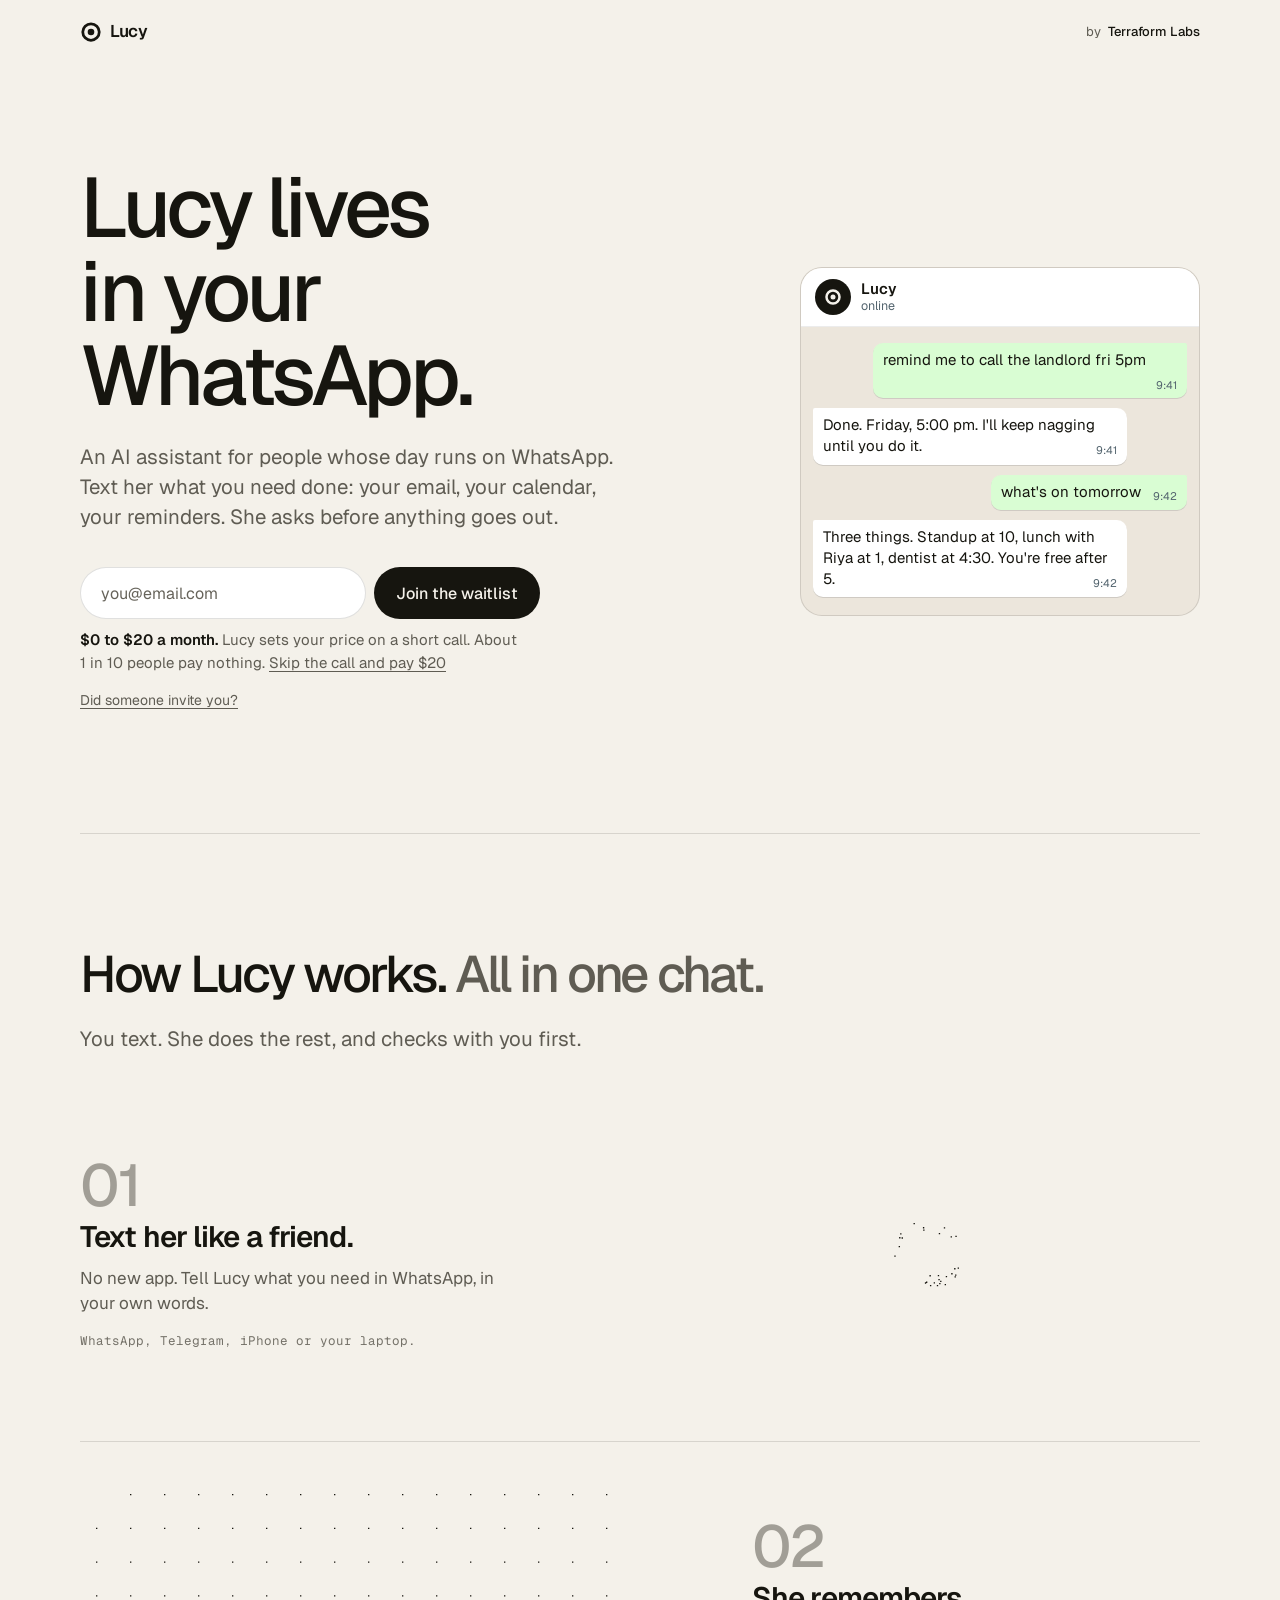
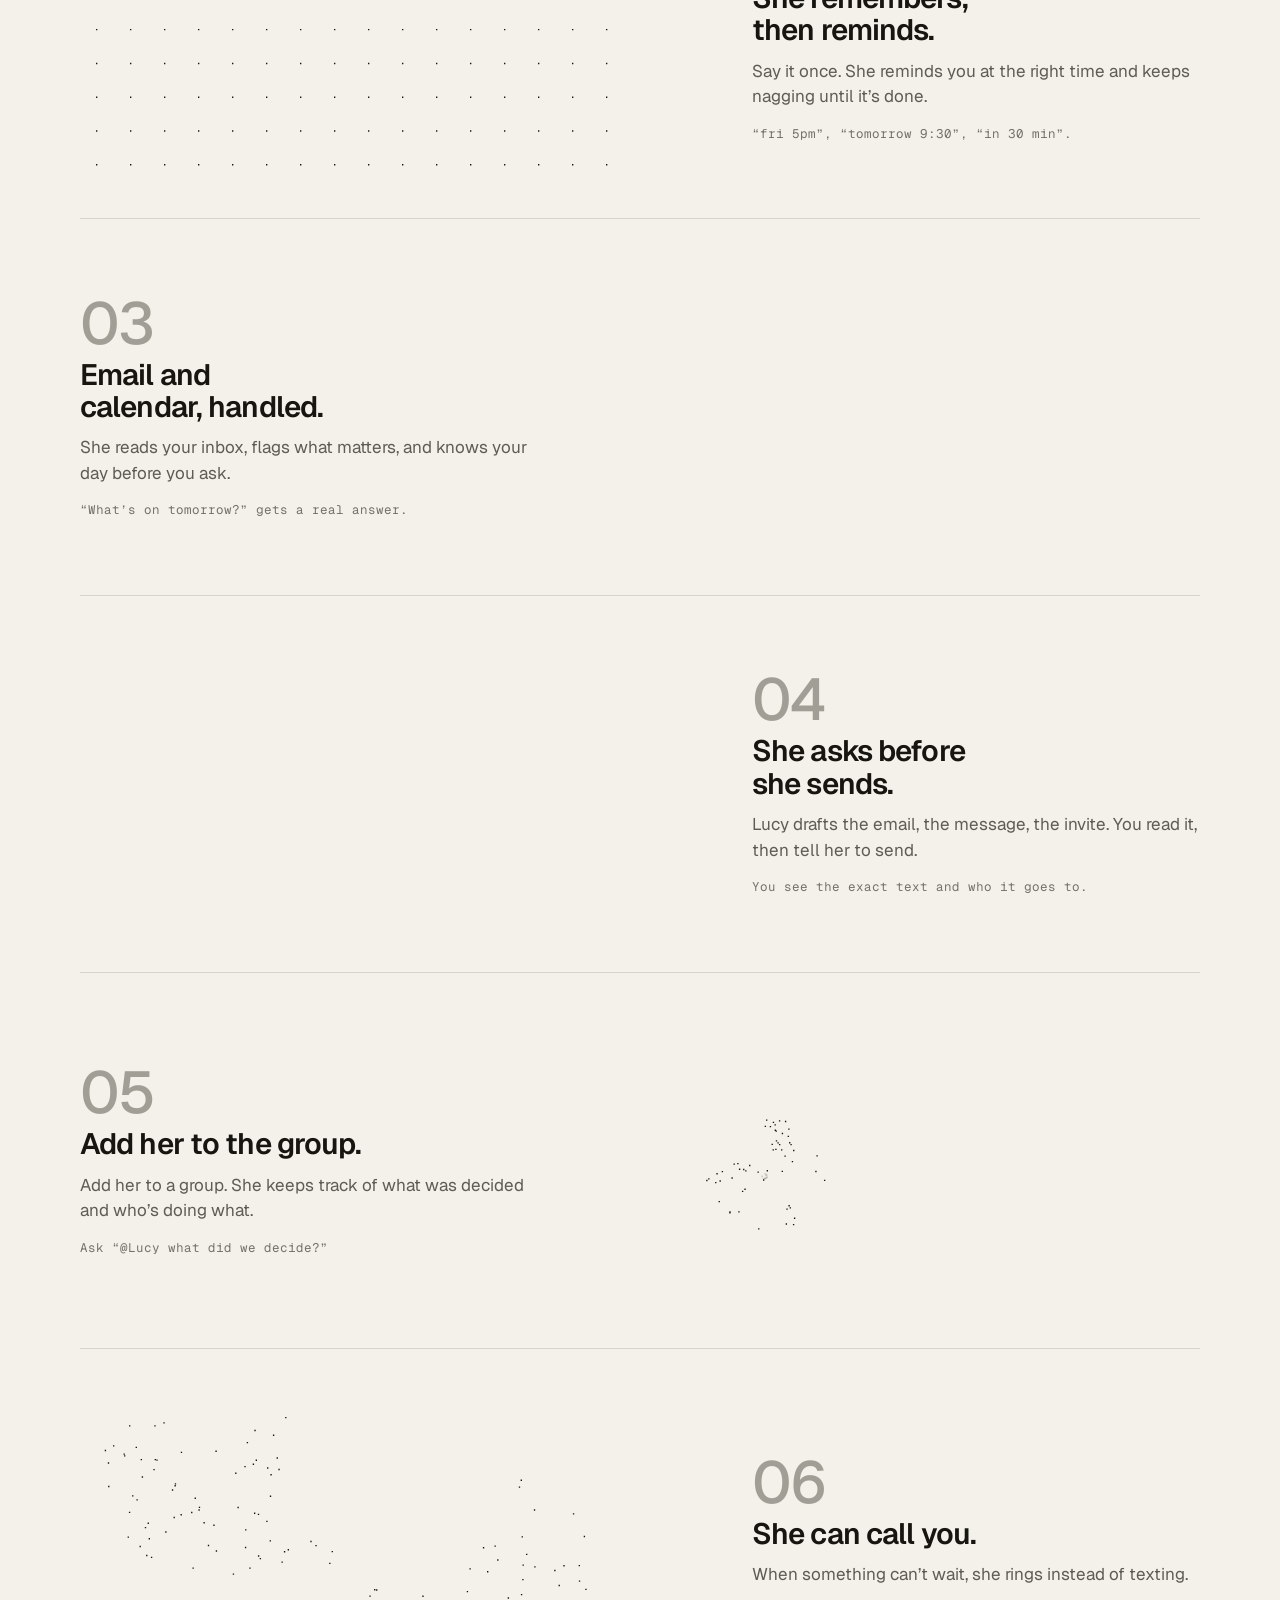
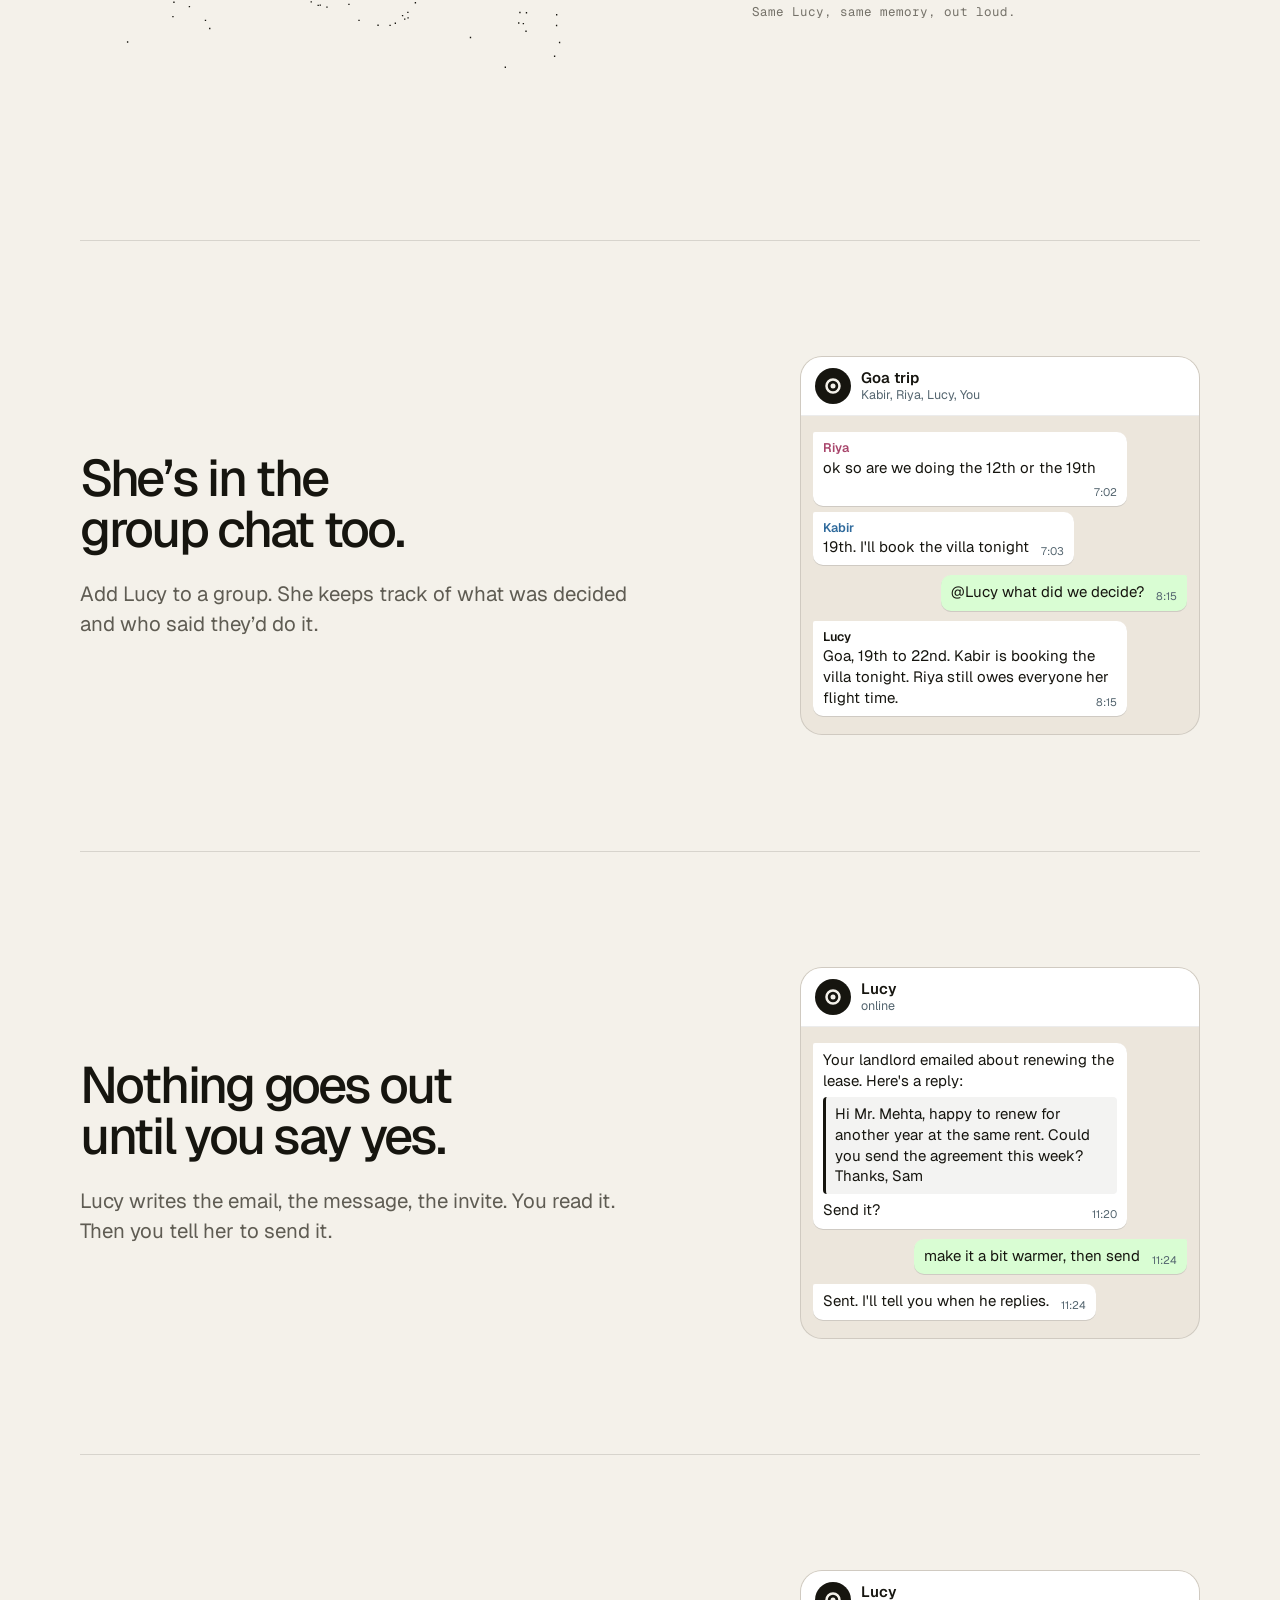
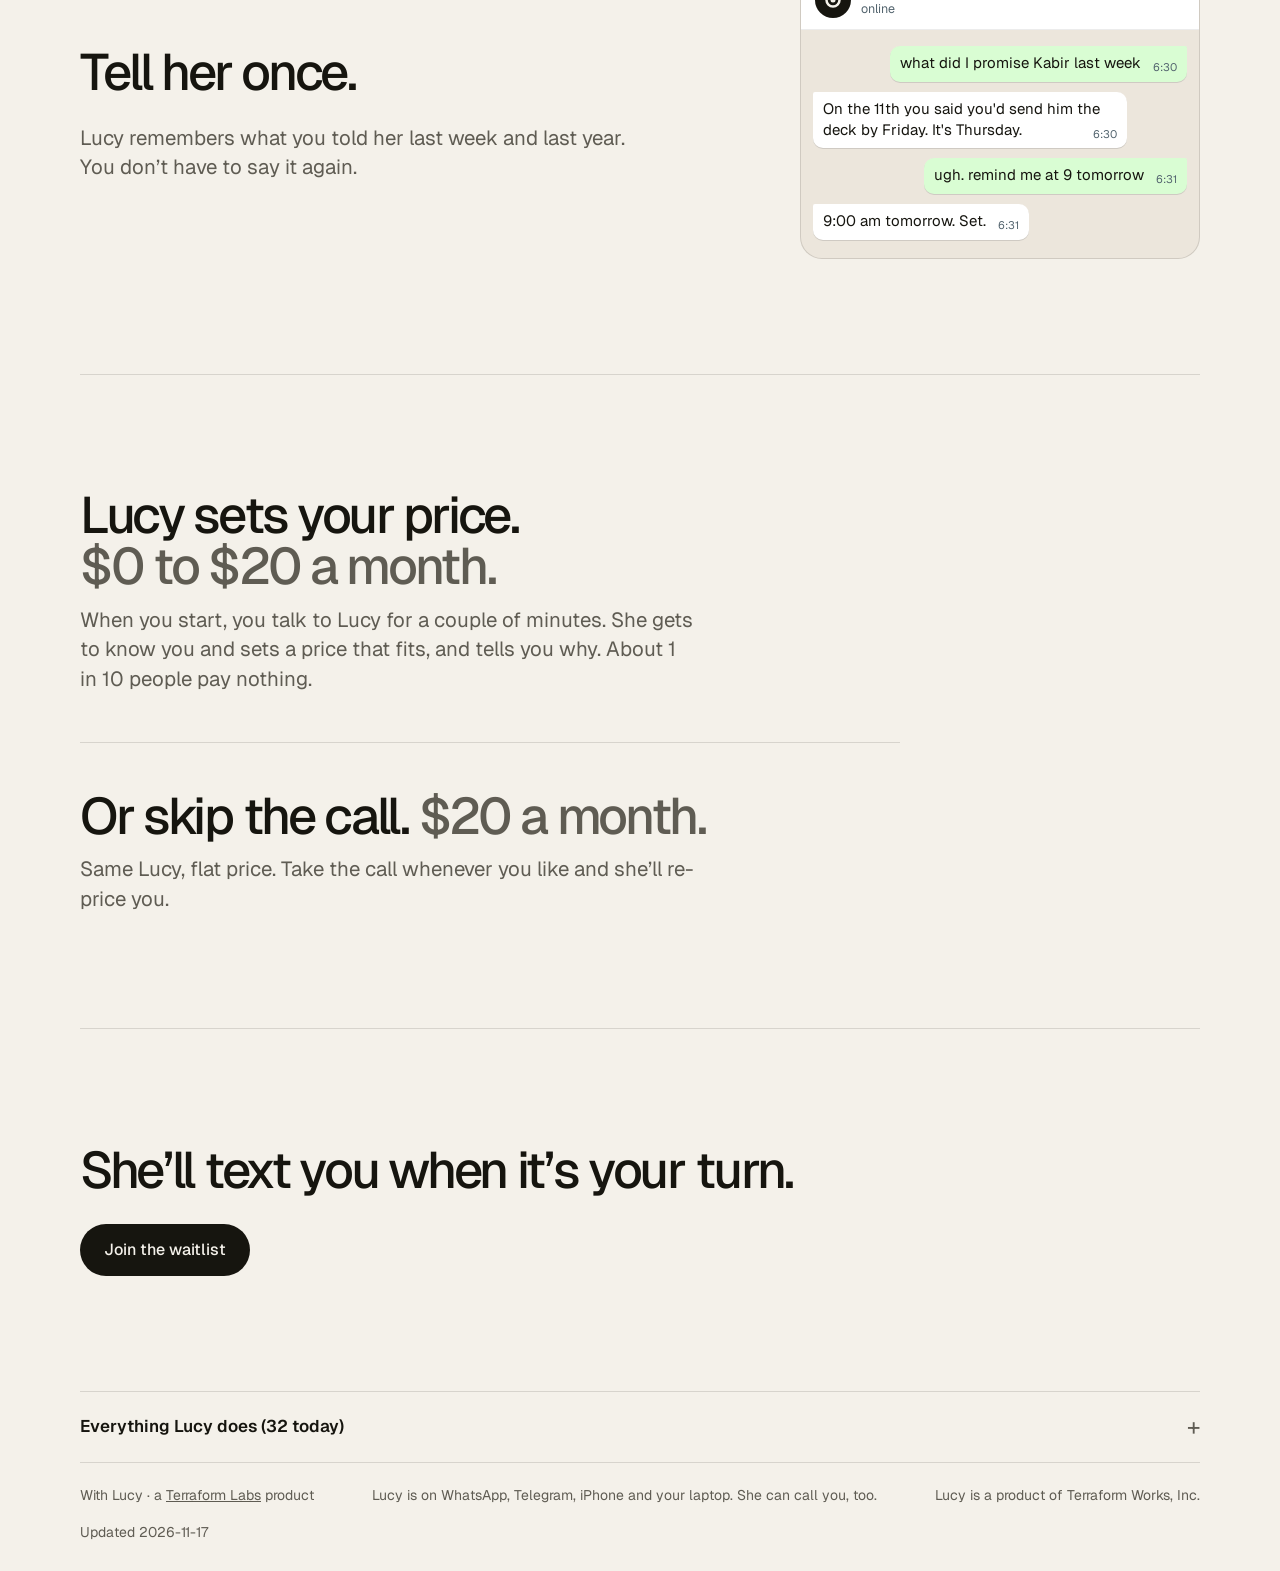
<file: index.html>
<!doctype html>
<html lang="en">
<head>
<meta charset="utf-8">
<meta name="viewport" content="width=device-width, initial-scale=1, viewport-fit=cover">
<meta name="theme-color" content="#f4f1ea" media="(prefers-color-scheme: light)">
<meta name="theme-color" content="#12110d" media="(prefers-color-scheme: dark)">
<meta name="description" content="Lucy is an AI assistant who lives in your WhatsApp chats and groups. Text her what you need done. $0&ndash;20 a month, and Lucy sets your price.">
<title>Lucy lives in your WhatsApp</title>
<link rel="icon" href="data:image/svg+xml,%3Csvg xmlns='http://www.w3.org/2000/svg' viewBox='0 0 40 40'%3E%3Crect width='40' height='40' rx='9' fill='%2316150f'/%3E%3Ccircle cx='20' cy='20' r='11' fill='none' stroke='%23f4f1ea' stroke-width='4'/%3E%3Ccircle cx='20' cy='20' r='4.5' fill='%23f4f1ea'/%3E%3C/svg%3E">
<link rel="canonical" href="https://withlucy.ai/">
<meta property="og:type" content="website">
<meta property="og:site_name" content="With Lucy">
<meta property="og:title" content="Lucy lives in your WhatsApp">
<meta property="og:description" content="Lucy is an AI assistant who lives in your WhatsApp chats and groups. Text her what you need done. $0&ndash;20 a month, and Lucy sets your price.">
<meta property="og:url" content="https://withlucy.ai/">
<meta name="twitter:card" content="summary">
<meta name="twitter:title" content="Lucy lives in your WhatsApp">
<meta name="twitter:description" content="Lucy is an AI assistant who lives in your WhatsApp chats and groups. Text her what you need done. $0&ndash;20 a month, and Lucy sets your price.">
<link rel="preconnect" href="https://fonts.googleapis.com">
<link rel="preconnect" href="https://fonts.gstatic.com" crossorigin>
<link rel="stylesheet" href="https://fonts.googleapis.com/css2?family=Geist:wght@400;500;600&family=Geist+Mono:wght@400&display=swap">
<style>
/* Design rules for this page (keep them when editing):
   1. One idea per screen.  2. Show the chat, not a drawing of the product.
   3. One typeface, one ink, paper background. No gradients, glows or decoration.
   4. Every sentence is one you could say out loud to a friend.
   5. One action: join the waitlist (then talk to Lucy, or skip the call for a flat $20). Everything else is a link.
   The only colour on the page is inside the chats. */
:root{
  --bg:#f4f1ea;--ink:#16150f;--soft:#5f5c53;--rule:rgba(22,21,15,.13);
  --chat:#ece6dc;--in:#ffffff;--out:#d9fdd3;--meta:#54656f;--panel:#ffffff;--bub:0 1px .5px rgba(11,20,26,.13);
  --pad:clamp(20px,5vw,64px);--w:1120px;
  --sans:"Geist",ui-sans-serif,system-ui,-apple-system,"Segoe UI","Helvetica Neue",Arial,sans-serif;
  --ease:cubic-bezier(.2,.7,.1,1);color-scheme:light dark}
@media (prefers-color-scheme:dark){:root{--bg:#12110d;--ink:#ece8df;--soft:#a29d91;--rule:rgba(236,232,223,.12);--chat:#0b141a;--in:#202c33;--out:#005c4b;--meta:#8696a0;--panel:#1b1a16;--bub:none}
  .m,.iv .b.v,.iv .b.u{color:#e9edef}.w-lucy{color:#e9edef}.m blockquote{background:rgba(255,255,255,.06);border-left-color:#e9edef}.chat-h{border-bottom-color:rgba(255,255,255,.06)!important}.av{background:var(--ink);color:var(--bg)}.w-riya{color:#f28bb0!important}.w-kabir{color:#7fb6ea!important}}
*{box-sizing:border-box;margin:0;padding:0}
html{background:var(--bg);-webkit-text-size-adjust:100%;scroll-behavior:smooth}
body{background:var(--bg);color:var(--ink);font-family:var(--sans);font-size:17px;line-height:1.5;-webkit-font-smoothing:antialiased;font-optical-sizing:auto;
  padding-left:max(var(--pad),env(safe-area-inset-left,0px));padding-right:max(var(--pad),env(safe-area-inset-right,0px))}
::selection{background:var(--ink);color:var(--bg)}
a{color:inherit}
:focus-visible{outline:2px solid var(--ink);outline-offset:3px;border-radius:4px}
.sr{position:absolute;width:1px;height:1px;overflow:hidden;clip:rect(0 0 0 0);white-space:nowrap}
.skip{position:absolute;left:-999px;top:8px;background:var(--ink);color:var(--bg);padding:10px 14px;border-radius:8px;z-index:9}
.skip:focus{left:8px}

.top{max-width:var(--w);margin:0 auto;height:64px;display:flex;align-items:center;justify-content:space-between;gap:16px}
.tfl{font-size:13px;color:var(--soft);text-decoration:none;display:inline-flex;align-items:center;gap:7px;white-space:nowrap}
.tfl:hover{color:inherit}
.tfl b{font-weight:500;color:var(--ink)}
.mark{display:inline-flex;align-items:center;gap:8px;font-weight:600;font-size:17px;letter-spacing:-.015em;text-decoration:none}
.mark svg{width:22px;height:22px}
.mark circle,.av circle{fill:none;stroke:currentColor;stroke-width:5}
.mark .d,.av .d{fill:currentColor;stroke:none}

.screen{max-width:var(--w);margin:0 auto;display:grid;grid-template-columns:minmax(0,1.05fr) minmax(0,.95fr);gap:clamp(32px,6vw,96px);align-items:center;padding:clamp(72px,9vw,120px) 0;border-top:1px solid var(--rule)}
.screen.first{padding:clamp(48px,8vw,112px) 0 clamp(72px,9vw,120px);border-top:0}
.screen.solo{grid-template-columns:minmax(0,1fr)}
.screen>.chat{justify-self:end}
h1,h2{font-weight:500;letter-spacing:-.045em;line-height:1.0;text-wrap:balance}
h1{font-size:clamp(44px,6.6vw,84px)}
h2{font-size:clamp(32px,4vw,52px)}
h2 .g,.price .t .g{color:var(--soft)}
.say{margin-top:clamp(16px,2vw,24px);font-size:clamp(18px,1.6vw,21px);line-height:1.45;color:var(--soft);max-width:30em;text-wrap:pretty}

/* waitlist */
.wl{margin-top:clamp(24px,3vw,36px);display:flex;flex-direction:column;gap:10px;max-width:460px}
.wl label{position:absolute;width:1px;height:1px;overflow:hidden;clip:rect(0 0 0 0);white-space:nowrap}
.wl .row{display:flex;gap:8px;flex-wrap:wrap}
.wl input{flex:1 1 200px;min-width:0;height:52px;background:var(--panel);border:1px solid var(--rule);color:var(--ink);font:400 16px var(--sans);padding:0 20px;border-radius:999px;outline:none}
.wl input::placeholder{color:#66635a}
.wl input:focus{border-color:var(--ink)}
.wl button{height:52px;background:var(--ink);color:var(--bg);border:0;font:500 16px var(--sans);padding:0 22px;border-radius:999px;cursor:pointer}
.wl button:disabled{opacity:.5;cursor:default}
.wl .note{font-size:15px;color:var(--soft)}
.wl .note strong{font-weight:600;color:var(--ink)}
.wl .note .skipc{height:auto;background:none;color:var(--soft);font:inherit;padding:0;border-radius:0;text-decoration:underline;text-underline-offset:3px}
.wl .msg{font-size:14px;color:var(--soft)}.wl .msg:empty{display:none}
.inv summary{font-size:14px;color:var(--soft);cursor:pointer;width:max-content;text-decoration:underline;text-underline-offset:3px;list-style:none;padding:6px 0}
.inv summary::-webkit-details-marker{display:none}
.inv input{flex:none;width:100%;margin-top:6px}
.wl:has(.iv:not([hidden])) label{position:static;width:auto;height:auto;clip:auto;font-weight:600;font-size:18px}
.wl:has(.iv:not([hidden])) .inv,.wl:has(.iv:not([hidden])) .note{display:none}

/* chats: the product, shown as it is. data-shot marks each one for replacement with a real capture. */
.chat{width:100%;max-width:400px;background:var(--chat);border:1px solid var(--rule);border-radius:22px;overflow:hidden;font-size:15px;line-height:1.38}
.chat-h{display:flex;align-items:center;gap:10px;padding:11px 14px;background:var(--panel);border-bottom:1px solid rgba(22,21,15,.08)}
.chat-h b{display:block;font-weight:600;font-size:15px;line-height:1.2}
.chat-h small{display:block;font-size:12.5px;color:var(--meta);line-height:1.3}
.av{width:36px;height:36px;border-radius:50%;background:var(--ink);color:var(--bg);display:grid;place-items:center;flex:none}
.av svg{width:20px;height:20px}
.msgs{list-style:none;display:flex;flex-direction:column;gap:6px;padding:16px 12px 18px}
.m{max-width:84%;padding:7px 10px 8px;border-radius:10px;box-shadow:var(--bub);overflow-wrap:anywhere}
.m.in{align-self:flex-start;background:var(--in);border-top-left-radius:2px}
.m.out{align-self:flex-end;background:var(--out);border-top-right-radius:2px}
.m+.m.out,.m.out+.m.in{margin-top:4px}
.m time{float:right;font-size:11px;color:var(--meta);margin:7px 0 -3px 12px}
.m .who{display:block;font-size:12.5px;font-weight:600;margin-bottom:1px}
.w-riya{color:#a8456b}.w-kabir{color:#2f6a9c}.w-lucy{color:var(--ink)}
.m blockquote{margin:6px 0;padding:7px 9px;border-left:3px solid var(--ink);background:rgba(22,21,15,.05);border-radius:4px}

/* pricing: two sentences, no cards */
.price{display:grid;gap:clamp(28px,4vw,48px);max-width:820px}
.price p{font-size:clamp(18px,1.6vw,21px);line-height:1.45;color:var(--soft);margin-top:12px;max-width:30em}
.price .t{font-size:clamp(32px,4vw,52px);font-weight:500;letter-spacing:-.045em;line-height:1.0;color:var(--ink);margin:0;max-width:none}
.price .max{padding-top:clamp(28px,4vw,48px);border-top:1px solid var(--rule)}

.end{text-align:left}
.cta{display:inline-flex;align-items:center;height:52px;margin-top:28px;padding:0 24px;border-radius:999px;background:var(--ink);color:var(--bg);font-weight:500;font-size:16px;text-decoration:none}

/* the long list, for people who want it */
.all{max-width:var(--w);margin:0 auto;border-top:1px solid var(--rule)}
.all>summary{cursor:pointer;list-style:none;display:flex;justify-content:space-between;align-items:center;gap:16px;padding:22px 0;font-weight:600;font-size:17px}
.all>summary::-webkit-details-marker{display:none}
.all>summary::after{content:"+";font-weight:400;font-size:24px;line-height:1;color:var(--soft)}
.all[open]>summary::after{content:"\2212"}
.grp{padding:8px 0 28px}
.grp h3{font-size:14px;font-weight:600;color:var(--soft);padding:14px 0 10px}
.grp .tag{display:none}
.fi{display:grid;grid-template-columns:minmax(0,15em) minmax(0,1fr);gap:4px 24px;padding:12px 0;border-top:1px solid var(--rule);font-size:15px}
.fi .n{font-weight:600}.fi .n small{font-weight:400;color:var(--soft);margin-left:8px}
.fi .d{color:var(--soft)}
.all .empty{padding:12px 0 28px;color:var(--soft);font-size:15px}

footer{max-width:var(--w);margin:0 auto;border-top:1px solid var(--rule);padding:22px 0 max(28px,env(safe-area-inset-bottom,0px));display:flex;justify-content:space-between;gap:16px;flex-wrap:wrap;font-size:14px;color:var(--soft)}

/* signup chat with Lucy (opens after you join) */
.iv{margin-top:6px;border:1px solid var(--rule);border-radius:18px;overflow:hidden;background:var(--chat);display:flex;flex-direction:column;font-size:15px;line-height:1.4}
.iv[hidden],.wl .row[hidden]{display:none}
.iv .top{max-width:none;margin:0;height:auto;display:flex;align-items:center;gap:12px;padding:10px 12px;background:var(--panel);border-bottom:1px solid rgba(22,21,15,.08)}
.wl .iv .back{height:auto;background:transparent;color:var(--soft);font:400 14px var(--sans);padding:8px;margin-left:-6px;border-radius:8px}
.wl .iv .back[hidden]{display:inline-block;visibility:hidden}
.iv .who{display:flex;align-items:center;gap:8px;font-weight:600;font-size:15px;margin-right:auto}
.iv .who i{width:8px;height:8px;border-radius:50%;background:var(--ink)}
.iv .dots{display:flex;gap:6px;align-items:center}
.iv .dots i{width:7px;height:7px;border-radius:50%;border:1px solid var(--soft);transition:background .3s var(--ease)}
.iv .dots i.on{background:var(--ink);border-color:var(--ink)}
.iv .dots i.cur{border-color:var(--ink);border-width:2px}
.iv .log{display:flex;flex-direction:column;gap:6px;padding:14px 12px;max-height:min(58vh,480px);min-height:120px;overflow-y:auto;overscroll-behavior:contain;scroll-behavior:smooth}
.iv .b{max-width:86%;padding:7px 10px 8px;border-radius:10px;box-shadow:0 1px .5px rgba(11,20,26,.13);overflow-wrap:anywhere;animation:pop .28s var(--ease) both}
.iv .b.v{align-self:flex-start;background:var(--in);border-top-left-radius:2px}
.iv .b.u{align-self:flex-end;background:var(--out);border-top-right-radius:2px}
.iv .b .h{display:block;margin-top:4px;color:var(--soft);font-size:13px}
.iv .typing{display:inline-flex;gap:4px;align-items:center;padding:12px 14px}
.iv .typing i{width:6px;height:6px;border-radius:50%;background:var(--soft);animation:blink 1s infinite}
.iv .typing i:nth-child(2){animation-delay:.15s}.iv .typing i:nth-child(3){animation-delay:.3s}
.iv .quote{align-self:stretch;max-width:none;display:flex;flex-direction:column;gap:6px;padding:14px 16px}
.iv .price{display:block;max-width:none;font-weight:600;letter-spacing:-.03em;font-size:clamp(30px,8vw,40px);line-height:1.1}
.iv .price small{font-size:.4em;font-weight:400;letter-spacing:0;color:var(--soft)}
.iv .sub{color:var(--soft);font-size:14px}
.iv .pow{margin-top:4px;padding:8px 10px;border-left:3px solid var(--ink);background:rgba(22,21,15,.05);border-radius:4px;font-size:14px}
.iv .fine{color:var(--soft);font-size:12.5px;line-height:1.5;margin-top:4px}
.iv .chips{display:flex;flex-wrap:wrap;gap:8px;padding:0 12px 12px;justify-content:flex-end}
.iv .chips:empty{display:none}
.wl .iv .chips button{height:auto;min-height:44px;background:var(--panel);color:var(--ink);border:1px solid var(--rule);border-radius:999px;font:400 15px var(--sans);padding:9px 14px;display:inline-flex;align-items:center;gap:8px}
.wl .iv .chips button kbd{font:400 11px ui-monospace,Menlo,monospace;color:var(--soft)}
.wl .iv .chips button[aria-pressed="true"]{background:var(--ink);border-color:var(--ink);color:var(--bg)}
.wl .iv .chips button[aria-pressed="true"] kbd{color:rgba(244,241,234,.75)}
.wl .iv .chips button.go{background:var(--ink);color:var(--bg);border-color:var(--ink);font-weight:600}
.wl .iv .chips button:disabled{opacity:.4}
.iv .say{margin:0;max-width:none;display:flex;gap:8px;padding:10px 12px;background:var(--panel);border-top:1px solid rgba(22,21,15,.08)}
.iv .say[hidden]{display:none}
.wl .iv .say input{flex:1 1 auto;height:44px;border-radius:999px;font-size:16px;background:var(--panel)}
.wl .iv .say button{height:44px;border-radius:999px;padding:0 18px}
@keyframes pop{from{opacity:0;transform:translateY(6px)}to{opacity:1;transform:none}}
@keyframes blink{0%,80%,100%{opacity:.25}40%{opacity:1}}


/* how it works: numbered steps, each with its own pen-and-ink drawing, alternating sides (pattern from terraformlabs.ai/tacit) */
.how{max-width:var(--w);margin:0 auto;padding:clamp(72px,9vw,120px) 0;border-top:1px solid var(--rule)}
.how .say{margin-bottom:clamp(28px,4vw,48px)}
.steps{list-style:none}
.steps>li{display:grid;gap:16px;padding:clamp(24px,3vw,36px) 0;border-top:1px solid var(--rule)}
.steps>li:first-child{border-top:0;padding-top:0}
.steps .fig{order:-1;margin:0;position:relative}
.steps .ill{display:block;width:100%;height:auto}
.steps .n{display:block;font-weight:500;font-size:clamp(40px,4.6vw,64px);line-height:1;letter-spacing:-.04em;color:var(--soft);opacity:.55}
.steps h3{margin-top:6px;font-weight:600;font-size:clamp(23px,2.3vw,30px);line-height:1.1;letter-spacing:-.03em;max-width:18ch;text-wrap:balance}
.steps p{color:var(--soft);max-width:44ch;margin-top:12px;text-wrap:pretty}
.steps .det{font:400 12.5px/1.6 "Geist Mono",ui-monospace,Menlo,monospace;color:var(--soft);opacity:.85;margin-top:14px}
@media (min-width:900px){
  .steps>li{grid-template-columns:repeat(12,minmax(0,1fr));gap:32px;align-items:center}
  .steps>li .t{grid-column:1 / span 5;grid-row:1}
  .steps>li .fig{grid-column:7 / span 6;grid-row:1}
  .steps>li:nth-child(even) .fig{grid-column:1 / span 6}
  .steps>li:nth-child(even) .t{grid-column:8 / span 5}
}
@media (prefers-color-scheme:dark){.steps .ill{filter:invert(1) sepia(.12)}}
.rv-cv{position:absolute;pointer-events:none;z-index:1}
img.ill.rv-hide{opacity:0}

@media (max-width:820px){
  .top{height:60px}
  .screen{grid-template-columns:minmax(0,1fr);gap:32px;padding:64px 0}
  .screen.first{padding:28px 0 64px}
  .screen.solo{padding:64px 0}
  .screen>.chat{justify-self:start;max-width:none}
  h1{font-size:clamp(40px,12.4vw,60px)}
  .fi{grid-template-columns:minmax(0,1fr)}
  .wl button{flex:1 1 auto}
  .iv .b{max-width:92%}.iv .log{max-height:62svh}.wl .iv .chips button kbd{display:none}
}
@media (prefers-reduced-motion:reduce){
  html{scroll-behavior:auto}
  .js .chat .m{opacity:1;transform:none;transition:none}
  .iv .b{animation:none}.iv .typing i{animation:none;opacity:.6}.iv .log{scroll-behavior:auto}
}
</style>
</head>
<body>
<a class="skip" href="#wl-email">Skip to sign up</a>
<header class="top"><a class="mark" href="#top" aria-label="Lucy, home"><svg viewBox="0 0 40 40" aria-hidden="true"><circle cx="20" cy="20" r="15"/><circle class="d" cx="20" cy="20" r="6"/></svg>Lucy</a><a class="tfl" href="https://terraformlabs.ai">by <b>Terraform Labs</b></a></header>

<main id="top">
<section class="screen first" aria-labelledby="h-hero">
  <div>
    <h1 id="h-hero">Lucy lives in your WhatsApp.</h1>
    <p class="say">An AI assistant for people whose day runs on WhatsApp. Text her what you need done: your email, your calendar, your reminders. She asks before anything goes out.</p>
    <form class="wl" id="wl" novalidate>
      <label for="wl-email">Email</label>
      <div class="row"><input id="wl-email" type="email" name="email" placeholder="you@email.com" autocomplete="email" inputmode="email" required><button id="wl-btn" type="submit">Join the waitlist</button></div>
      <p class="note"><strong>$0 to $20 a month.</strong> Lucy sets your price on a short call. About 1&nbsp;in&nbsp;10 people pay nothing. <button class="skipc" id="wl-skip" type="button">Skip the call and pay $20</button></p>
      <details class="inv" id="wl-inv"><summary>Did someone invite you?</summary>
        <input id="wl-ref" type="text" name="ref_visible" maxlength="32" placeholder="Their name or code" aria-label="Who invited you? Their name or code" autocomplete="off">
      </details>
      <input type="hidden" id="wl-ref-h" name="ref">
      <div class="msg" id="wl-msg" role="status"></div>
      <div class="iv" id="wl-iv" hidden aria-live="polite"></div>
    </form>
  </div>
<figure class="chat" data-shot="dm" aria-label="A WhatsApp chat with Lucy">
  <div class="chat-h"><span class="av" aria-hidden="true"><svg viewBox="0 0 40 40"><circle cx="20" cy="20" r="13"/><circle class="d" cx="20" cy="20" r="5"/></svg></span><span><b>Lucy</b><small>online</small></span></div>
  <ol class="msgs">
    <li class="m out" style="--i:0"><span class="sr">You: </span>remind me to call the landlord fri 5pm<time>9:41</time></li>
    <li class="m in" style="--i:1"><span class="sr">Lucy: </span>Done. Friday, 5:00 pm. I'll keep nagging until you do it.<time>9:41</time></li>
    <li class="m out" style="--i:2"><span class="sr">You: </span>what's on tomorrow<time>9:42</time></li>
    <li class="m in" style="--i:3"><span class="sr">Lucy: </span>Three things. Standup at 10, lunch with Riya at 1, dentist at 4:30. You're free after 5.<time>9:42</time></li>
  </ol>
</figure>
</section>

<section class="how" id="how" aria-labelledby="h-how">
  <h2 id="h-how">How Lucy works. <span class="g">All in one chat.</span></h2>
  <p class="say">You text. She does the rest, and checks with you first.</p>
  <ol class="steps">
    <li>
      <figure class="fig"><img class="ill" data-reveal="bleed" src="assets/ill/ill-text.webp" width="1200" height="670" alt="A relaxed person on a sofa texts on their phone. Lucy, drawn as a friendly round-headed figure, sits on the arm of the sofa reading along with a notebook ready." loading="lazy"></figure>
      <div class="t"><span class="n">01</span><h3>Text her like a friend.</h3>
        <p>No new app. Tell Lucy what you need in WhatsApp, in your own words.</p>
        <p class="det">WhatsApp, Telegram, iPhone or your laptop.</p>
      </div>
    </li>
    <li>
      <figure class="fig"><img class="ill" data-reveal="tiles" src="assets/ill/ill-remind.webp" width="1200" height="670" alt="Lucy holds up a big alarm clock to a busy person at a cluttered desk, with one day circled on the wall calendar behind." loading="lazy"></figure>
      <div class="t"><span class="n">02</span><h3>She remembers, then reminds.</h3>
        <p>Say it once. She reminds you at the right time and keeps nagging until it&rsquo;s done.</p>
        <p class="det">&ldquo;fri 5pm&rdquo;, &ldquo;tomorrow 9:30&rdquo;, &ldquo;in 30 min&rdquo;.</p>
      </div>
    </li>
    <li>
      <figure class="fig"><img class="ill" data-reveal="stroke" src="assets/ill/ill-inbox.webp" width="1200" height="670" alt="Lucy sorts letters into a wooden pigeonhole rack, next to an open diary and a wall planner with time blocked out." loading="lazy"></figure>
      <div class="t"><span class="n">03</span><h3>Email and calendar, handled.</h3>
        <p>She reads your inbox, flags what matters, and knows your day before you ask.</p>
        <p class="det">&ldquo;What&rsquo;s on tomorrow?&rdquo; gets a real answer.</p>
      </div>
    </li>
    <li>
      <figure class="fig"><img class="ill" data-reveal="scan" src="assets/ill/ill-yes.webp" width="1200" height="670" alt="A person in an armchair reads a short letter and gives a thumbs up while Lucy waits beside them holding the envelope." loading="lazy"></figure>
      <div class="t"><span class="n">04</span><h3>She asks before she sends.</h3>
        <p>Lucy drafts the email, the message, the invite. You read it, then tell her to send.</p>
        <p class="det">You see the exact text and who it goes to.</p>
      </div>
    </li>
    <li>
      <figure class="fig"><img class="ill" data-reveal="ink" data-ink=".2,.55,0;.55,.5,.2;.88,.5,.38" src="assets/ill/ill-group.webp" width="1200" height="670" alt="Four friends plan a trip around a cafe table, talking over each other, while Lucy sits at the end calmly writing it all down." loading="lazy"></figure>
      <div class="t"><span class="n">05</span><h3>Add her to the group.</h3>
        <p>Add her to a group. She keeps track of what was decided and who&rsquo;s doing what.</p>
        <p class="det">Ask &ldquo;@Lucy what did we decide?&rdquo;</p>
      </div>
    </li>
    <li>
      <figure class="fig"><img class="ill" data-reveal="develop" src="assets/ill/ill-call.webp" width="1200" height="670" alt="A person on a city street answers their phone; at the other end of a long looping cord, Lucy speaks into an old desk telephone." loading="lazy"></figure>
      <div class="t"><span class="n">06</span><h3>She can call you.</h3>
        <p>When something can&rsquo;t wait, she rings instead of texting.</p>
        <p class="det">Same Lucy, same memory, out loud.</p>
      </div>
    </li>
  </ol>
</section>

<section class="screen" aria-labelledby="h-group">
  <div>
    <h2 id="h-group">She&rsquo;s in the group chat too.</h2>
    <p class="say">Add Lucy to a group. She keeps track of what was decided and who said they&rsquo;d do it.</p>
  </div>
<figure class="chat" data-shot="group" aria-label="A WhatsApp group chat with Lucy in it">
  <div class="chat-h"><span class="av" aria-hidden="true"><svg viewBox="0 0 40 40"><circle cx="20" cy="20" r="13"/><circle class="d" cx="20" cy="20" r="5"/></svg></span><span><b>Goa trip</b><small>Kabir, Riya, Lucy, You</small></span></div>
  <ol class="msgs">
    <li class="m in" style="--i:0"><span class="who w-riya">Riya</span>ok so are we doing the 12th or the 19th<time>7:02</time></li>
    <li class="m in" style="--i:1"><span class="who w-kabir">Kabir</span>19th. I'll book the villa tonight<time>7:03</time></li>
    <li class="m out" style="--i:2"><span class="sr">You: </span>@Lucy what did we decide?<time>8:15</time></li>
    <li class="m in" style="--i:3"><span class="who w-lucy">Lucy</span>Goa, 19th to 22nd. Kabir is booking the villa tonight. Riya still owes everyone her flight time.<time>8:15</time></li>
  </ol>
</figure>
</section>

<section class="screen" aria-labelledby="h-yes">
  <div>
    <h2 id="h-yes">Nothing goes out until you say yes.</h2>
    <p class="say">Lucy writes the email, the message, the invite. You read it. Then you tell her to send it.</p>
  </div>
<figure class="chat" data-shot="approve" aria-label="Lucy drafts an email and waits for a yes before sending">
  <div class="chat-h"><span class="av" aria-hidden="true"><svg viewBox="0 0 40 40"><circle cx="20" cy="20" r="13"/><circle class="d" cx="20" cy="20" r="5"/></svg></span><span><b>Lucy</b><small>online</small></span></div>
  <ol class="msgs">
    <li class="m in" style="--i:0"><span class="sr">Lucy: </span>Your landlord emailed about renewing the lease. Here's a reply:<blockquote>Hi Mr. Mehta, happy to renew for another year at the same rent. Could you send the agreement this week? Thanks, Sam</blockquote>Send it?<time>11:20</time></li>
    <li class="m out" style="--i:1"><span class="sr">You: </span>make it a bit warmer, then send<time>11:24</time></li>
    <li class="m in" style="--i:2"><span class="sr">Lucy: </span>Sent. I'll tell you when he replies.<time>11:24</time></li>
  </ol>
</figure>
</section>

<section class="screen" aria-labelledby="h-mem">
  <div>
    <h2 id="h-mem">Tell her once.</h2>
    <p class="say">Lucy remembers what you told her last week and last year. You don&rsquo;t have to say it again.</p>
  </div>
<figure class="chat" data-shot="memory" aria-label="Lucy recalls a promise from last week">
  <div class="chat-h"><span class="av" aria-hidden="true"><svg viewBox="0 0 40 40"><circle cx="20" cy="20" r="13"/><circle class="d" cx="20" cy="20" r="5"/></svg></span><span><b>Lucy</b><small>online</small></span></div>
  <ol class="msgs">
    <li class="m out" style="--i:0"><span class="sr">You: </span>what did I promise Kabir last week<time>6:30</time></li>
    <li class="m in" style="--i:1"><span class="sr">Lucy: </span>On the 11th you said you'd send him the deck by Friday. It's Thursday.<time>6:30</time></li>
    <li class="m out" style="--i:2"><span class="sr">You: </span>ugh. remind me at 9 tomorrow<time>6:31</time></li>
    <li class="m in" style="--i:3"><span class="sr">Lucy: </span>9:00 am tomorrow. Set.<time>6:31</time></li>
  </ol>
</figure>
</section>

<section class="screen solo" id="pricing" aria-labelledby="h-price">
  <div class="price">
    <div>
      <h2 id="h-price">Lucy sets your price. <span class="g">$0 to $20 a month.</span></h2>
      <p>When you start, you talk to Lucy for a couple of minutes. She gets to know you and sets a price that fits, and tells you why. About 1 in 10 people pay nothing.</p>
    </div>
    <div class="max">
      <p class="t">Or skip the call. <span class="g">$20 a month.</span></p>
      <p>Same Lucy, flat price. Take the call whenever you like and she&rsquo;ll re-price you.</p>
    </div>
  </div>
</section>

<section class="screen solo end" aria-labelledby="h-end">
  <div>
    <h2 id="h-end">She&rsquo;ll text you when it&rsquo;s your turn.</h2>
    <a class="cta" href="#wl" id="cta-end">Join the waitlist</a>
  </div>
</section>
</main>

<details class="all" id="features">
  <summary><span>Everything Lucy does<span id="feat-n"></span></span></summary>
  <div id="feat-list"><p class="empty">Loading&hellip;</p></div>
</details>

<footer><span>With Lucy · a <a href="https://terraformlabs.ai">Terraform Labs</a> product</span><span>Lucy is on WhatsApp, Telegram, iPhone and your laptop. She can call you, too.</span><span>Lucy is a product of Terraform Works, Inc.</span><span id="feat-upd"></span></footer>

<script>
(function(){
  var root=document.documentElement;root.classList.add('js');
  // Chats play once, in order, when they scroll into view. Without JS or with reduced motion they are simply there.
  var chats=[].slice.call(document.querySelectorAll('.chat'));
  if('IntersectionObserver' in window){
    var io=new IntersectionObserver(function(es){es.forEach(function(e){if(e.isIntersecting){e.target.classList.add('on');io.unobserve(e.target)}})},{threshold:.35});
    chats.forEach(function(c){io.observe(c)});
  } else chats.forEach(function(c){c.classList.add('on')});
  // The closing button takes you back to the one form on the page.
  var end=document.getElementById('cta-end'),email=document.getElementById('wl-email');
  end.addEventListener('click',function(ev){ev.preventDefault();document.getElementById('wl').scrollIntoView({block:'center'});setTimeout(function(){email.focus({preventScroll:true})},450)});
  // An invite link (?ref=) or a remembered one opens the invite field so the code is visible.
  try{if(new URLSearchParams(location.search).get('ref')||localStorage.getItem('vision-wl-ref'))document.getElementById('wl-inv').open=true}catch(_){}
})();
</script>

<script src="interview-core.js"></script>
<script>
(function(){
  // Waitlist signup + chat interview with Lucy. All copy, reactions and branches come from the server config
  // (personal-agent data/waitlist-interview.json). Everything user- or server-provided goes in via textContent, never innerHTML.
  var BASE='https://arnavs-mac-mini.tail43dee0.ts.net:8443/api/waitlist';
  var VI=window.VisionInterview,DRAFT='vision-wl-draft';
  var f=document.getElementById('wl'),m=document.getElementById('wl-msg'),b=document.getElementById('wl-btn'),e=document.getElementById('wl-email'),iv=document.getElementById('wl-iv');
  var row=f.querySelector('.row'),lab=f.querySelector('label');
  // Ambassador referral: ?ref=<code> is kept in localStorage so it survives the interview and a later visit. The
  // visible field is prefilled from it; whatever is in the field at submit is what gets sent (and remembered).
  var REF='vision-wl-ref',refIn=document.getElementById('wl-ref'),refH=document.getElementById('wl-ref-h');
  function getRef(){try{return localStorage.getItem(REF)||''}catch(_){return ''}}
  function setRef(v){try{if(v)localStorage.setItem(REF,v)}catch(_){}}
  var urlRef=VI.normalizeRef(new URLSearchParams(location.search).get('ref'));
  if(urlRef)setRef(urlRef);
  var refNow=urlRef||VI.normalizeRef(getRef());
  refIn.value=refNow;refH.value=refNow;
  var reduce=window.matchMedia&&matchMedia('(prefers-reduced-motion: reduce)').matches;
  var hover=window.matchMedia&&matchMedia('(hover: hover)').matches;
  var skip=false,sk=document.getElementById('wl-skip');
  var S={email:'',token:'',cfg:null,qs:[],i:0,ans:{},notes:{},reacts:{},typed:{},busy:false,ended:false,status:'new'};
  var U={};

  function el(t,c,txt){var n=document.createElement(t);if(c)n.className=c;if(txt!=null)n.textContent=txt;return n}
  function post(path,body){return fetch(BASE+path,{method:'POST',headers:{'Content-Type':'application/json'},body:JSON.stringify(body)}).then(function(r){return r.json().catch(function(){return{}}).then(function(j){if(!r.ok)throw j;return j})})}
  function money(n){return '$'+(Math.round(n)===n?n:n.toFixed(2))}
  function C(k,d){var c=(S.cfg&&S.cfg.chat)||{};return c[k]!=null?c[k]:d}
  function lines(v){return [].concat(v==null?[]:v)}
  function store(){try{localStorage.setItem(DRAFT,JSON.stringify({email:S.email,ans:S.ans,notes:S.notes,reacts:S.reacts,typed:S.typed}))}catch(_){}}
  function loadDraft(email){try{var d=JSON.parse(localStorage.getItem(DRAFT)||'null');return d&&d.email===email?d:null}catch(_){return null}}
  function clearDraft(){try{localStorage.removeItem(DRAFT)}catch(_){}}

  // ---- layout: header (back, name, progress dots) / log / chips / composer
  function build(){
    iv.textContent='';
    var top=el('div','top');
    U.back=el('button','back','← '+C('back','Back'));U.back.type='button';U.back.addEventListener('click',goBack);
    var who=el('span','who');who.appendChild(el('i'));who.appendChild(document.createTextNode('Lucy'));
    U.dots=el('div','dots');U.dots.setAttribute('role','img');
    S.qs.forEach(function(){U.dots.appendChild(el('i'))});
    top.appendChild(U.back);top.appendChild(who);top.appendChild(U.dots);
    U.log=el('div','log');U.log.setAttribute('role','log');U.log.setAttribute('aria-live','polite');U.log.setAttribute('aria-label','Chat with Lucy');
    U.chips=el('div','chips');U.chips.setAttribute('role','group');
    U.say=el('div','say');
    U.inp=el('input');U.inp.type='text';U.inp.maxLength=200;U.inp.placeholder=C('typePlaceholder','Or type your answer');U.inp.setAttribute('aria-label',C('typePlaceholder','Type your answer'));U.inp.autocomplete='off';
    U.send=el('button',null,C('send','Send'));U.send.type='button';
    U.inp.addEventListener('keydown',function(ev){if(ev.key==='Enter'){ev.preventDefault();typed()}});
    U.send.addEventListener('click',typed);
    U.say.appendChild(U.inp);U.say.appendChild(U.send);
    iv.appendChild(top);iv.appendChild(U.log);iv.appendChild(U.chips);iv.appendChild(U.say);
    iv.addEventListener('keydown',hotkeys);
  }
  function progress(){
    var ds=U.dots.children;
    for(var k=0;k<ds.length;k++){ds[k].className=k<S.i||S.ended?'on':(k===S.i?'cur':'')}
    U.dots.setAttribute('aria-label',VI.fill(C('progress','Question {n} of {total}'),{n:Math.min(S.i+1,S.qs.length),total:S.qs.length}));
    U.back.hidden=S.ended||S.i===0;
  }
  function scroll(){U.log.scrollTop=U.log.scrollHeight}
  function bubble(cls,text,hint){var n=el('div','b '+cls,text);if(hint)n.appendChild(el('span','h',hint));U.log.appendChild(n);scroll();return n}

  // Lucy "types" each line: dots for a beat, then the bubble. Lines run one after another.
  function say(items,done){
    items=items.filter(Boolean);
    (function next(k){
      if(k>=items.length){if(done)done();return}
      var it=typeof items[k]==='string'?{text:items[k]}:items[k];
      var ms=reduce?0:Math.min(950,Math.max(380,(it.text||'').length*14));
      var t=el('div','b v typing');t.setAttribute('aria-hidden','true');t.appendChild(el('i'));t.appendChild(el('i'));t.appendChild(el('i'));
      var sr=el('span','sr',C('typing','Lucy is typing'));
      if(ms){U.log.appendChild(t);U.log.appendChild(sr);scroll()}
      setTimeout(function(){
        if(t.parentNode)t.remove();if(sr.parentNode)sr.remove();
        var n=it.node||bubble('v'+(it.q?' q':''),it.text,it.hint);if(it.node){U.log.appendChild(n);scroll()}
        next(k+1);
      },ms);
    })(0);
  }

  function cur(){return VI.resolve(S.qs[S.i],S.ans)}
  function labelsOf(rq,ids){return lines(ids).map(function(id){var o=rq.options.filter(function(x){return x.id===id})[0];return o?o.label:id})}

  // ---- the current question's chips
  function chips(){
    U.chips.textContent='';U.say.hidden=S.ended;
    if(S.ended)return;
    var rq=cur(),multi=rq.type==='multi',sel=lines(S.ans[rq.id]);
    U.chips.setAttribute('aria-label',rq.text);
    rq.options.forEach(function(o,k){
      var btn=el('button');btn.type='button';btn.appendChild(document.createTextNode(o.label));
      if(k<9&&hover){var kb=el('kbd',null,String(k+1));kb.setAttribute('aria-hidden','true');btn.appendChild(kb)}
      btn.setAttribute('aria-pressed',sel.indexOf(o.id)>=0?'true':'false');btn.dataset.id=o.id;
      btn.addEventListener('click',function(){
        if(S.busy)return;
        if(multi){btn.setAttribute('aria-pressed',btn.getAttribute('aria-pressed')==='true'?'false':'true');U.go.disabled=!picked().length}
        else answer([o.id],null);
      });
      U.chips.appendChild(btn);
    });
    if(multi){U.go=el('button','go',C('done','Done'));U.go.type='button';U.go.disabled=!sel.length;U.go.addEventListener('click',function(){if(!S.busy&&picked().length)answer(picked(),null)});U.chips.appendChild(U.go)}
    U.inp.value='';
    if(hover){var first=U.chips.querySelector('button');if(first)first.focus({preventScroll:true})}
  }
  function picked(){return [].slice.call(U.chips.querySelectorAll('button[aria-pressed="true"]')).map(function(x){return x.dataset.id})}

  function hotkeys(ev){
    if(S.busy||S.ended||ev.target===U.inp||ev.metaKey||ev.ctrlKey||ev.altKey)return;
    var n=parseInt(ev.key,10);
    if(n>=1&&n<=9){var btn=U.chips.querySelectorAll('button:not(.go)')[n-1];if(btn){ev.preventDefault();btn.click()}}
    else if(ev.key==='Backspace'&&!U.back.hidden){ev.preventDefault();goBack()}
  }

  // Typed answer: match to chip(s) via config keywords/number ranges; otherwise keep it as a note and ask for the closest chip.
  function typed(){
    if(S.busy||S.ended)return;
    var t=U.inp.value.replace(/\s+/g,' ').trim().slice(0,200);if(!t)return;
    var rq=cur(),r=VI.matchText(rq,t);
    U.inp.value='';
    if(r.ids.length){
      if(rq.type==='multi')r.ids=r.ids.concat(picked().filter(function(id){return r.ids.indexOf(id)<0}));
      answer(r.ids,t);return;
    }
    S.busy=true;bubble('u',t);
    if(rq.note)S.notes[rq.id]=t;
    say([rq.reactNote||C('pickFirst','Pick the closest one.')],function(){S.busy=false;store();chips()});
  }

  function answer(ids,text){
    var rq=cur();S.busy=true;
    S.ans[rq.id]=rq.type==='multi'?ids:ids[0];
    if(text){S.notes[rq.id]=text;S.typed[rq.id]=text}else delete S.typed[rq.id];
    var note=S.notes[rq.id]||'';
    S.reacts[rq.id]=VI.reaction(rq,S.ans[rq.id],rq.options.some(function(o){return o.text&&ids.indexOf(o.id)>=0})?note:'');
    U.chips.textContent='';
    bubble('u',text||VI.joinAnd(labelsOf(rq,ids)));
    S.i++;store();
    if(S.i<S.qs.length){var nq=cur();say([S.reacts[rq.id],{text:nq.text,hint:nq.hint,q:true}],function(){S.busy=false;progress();chips()});progress()}
    else{S.ended=true;progress();U.say.hidden=true;say([S.reacts[rq.id],C('working','Working out your price...')],submit)}
  }

  function payload(){
    var a={};S.qs.forEach(function(q){a[q.id]=S.ans[q.id];if(S.notes[q.id])a[q.id+':text']=S.notes[q.id]});return a;
  }
  function submit(){
    S.busy=true;
    post('/interview',{email:S.email,token:S.token,answers:payload()}).then(function(r){
      var q=r.quote,card=el('div','b v quote');
      var p=el('div','price',q.monthly===0?'Free':money(q.monthly));if(q.monthly!==0)p.appendChild(el('small',null,' '+C('perMonth','/ month')));card.appendChild(p);
      if(q.monthly!==0)card.appendChild(el('div','sub',VI.fill(C('yearly','or {yearly} / year'),{yearly:money(q.yearly)})));
      if(q.reason)card.appendChild(el('div','pow',q.reason));
      card.appendChild(el('div','fine','This is a quote, not a charge. Ask Lucy any time and she\'ll re-price you.'));
      clearDraft();S.busy=false;
      say([C('thanks',S.cfg.thanks||"Thanks! You're on the list."),{node:card,text:'..........................'}]);
    }).catch(function(){
      S.busy=false;
      say([C('error',"You're on the list, but I couldn't save your answers just now.")],function(){
        var r=el('button','go',C('retry','Try again'));r.type='button';
        r.addEventListener('click',function(){U.chips.textContent='';say([C('working','Working out your price...')],submit)});
        U.chips.appendChild(r);r.focus({preventScroll:true});
      });
    });
  }

  // Back: drop the current question, reopen the previous one with its answer still selected. Repaints instantly.
  function goBack(){
    if(S.busy||S.ended||S.i===0)return;
    S.i--;delete S.reacts[S.qs[S.i].id];store();repaint();
  }
  function repaint(){
    U.log.textContent='';
    lines(S.status==='resume'?C('welcomeBack',[]):C('hello',[S.cfg.intro])).forEach(function(t){bubble('v',t)});
    for(var k=0;k<S.i;k++){
      var rq=VI.resolve(S.qs[k],S.ans);
      bubble('v q',rq.text,rq.hint);
      bubble('u',S.typed[rq.id]||VI.joinAnd(labelsOf(rq,S.ans[rq.id])));
      if(S.reacts[rq.id])bubble('v',S.reacts[rq.id]);
    }
    var c=cur();bubble('v q',c.text,c.hint);
    progress();chips();
  }

  function start(r,email){
    S.email=email;S.token=r.token;S.cfg=r.interview;S.qs=r.interview.questions;S.status=r.status||'new';
    S.ans={};S.notes={};S.reacts={};S.typed={};S.i=0;S.ended=false;
    var d=loadDraft(email);
    if(d){S.ans=d.ans||{};S.notes=d.notes||{};S.reacts=d.reacts||{};S.typed=d.typed||{};S.i=Math.min(VI.firstOpen(S.qs,S.ans),S.qs.length-1)}
    row.hidden=true;lab.textContent="You're on the list";m.textContent='';iv.hidden=false;
    build();progress();
    var intro=lines(S.status==='resume'?C('welcomeBack',[]):C('hello',[S.cfg.intro]));
    if(S.i>0){repaint();return}
    S.busy=true;var q0=cur();
    say(intro.concat([{text:q0.text,hint:q0.hint,q:true}]),function(){S.busy=false;chips()});
  }

  sk.addEventListener('click',function(){skip=true;if(f.requestSubmit)f.requestSubmit();else f.dispatchEvent(new Event('submit',{cancelable:true}))});
  // Skipped the call: flat $20/month. The call stays one tap away and re-prices them.
  function skipped(r,email){
    row.hidden=true;lab.textContent="You're on the list";sk.hidden=true;
    m.textContent="You're on the list at a flat $20 a month. Talk to Lucy any time and she'll set your price instead.";
    if(!r.interview||!r.token||!(r.interview.questions||[]).length)return;
    var t=el('button','go','Talk to Lucy now');t.type='button';
    t.addEventListener('click',function(){t.remove();start(r,email)});m.appendChild(document.createElement('br'));m.appendChild(t);
  }

  f.addEventListener('submit',function(ev){
    ev.preventDefault();
    if(!iv.hidden)return;
    var v=e.value.trim();
    if(!/^[^@\s]+@[^@\s]+\.[^@\s]+$/.test(v)){m.textContent='Enter a valid email.';skip=false;return}
    var ref=VI.normalizeRef(refIn.value);refH.value=ref;setRef(ref);
    b.disabled=true;m.textContent='Adding you...';
    post('',{email:v,ref:ref}).then(function(r){
      m.textContent="You're on the list.";e.value='';
      if(r.status==='done'){S.cfg={chat:r.chat||{}};m.textContent=C('alreadyDone',"You're already on the list.");return}
      if(skip){skipped(r,v.toLowerCase());return}
      if(!r.interview||!r.token||!(r.interview.questions||[]).length)return;
      start(r,v.toLowerCase());
    }).catch(function(){m.textContent='Something went wrong. Try again.';b.disabled=false;skip=false;});
  });
})();
</script>

<script>
(function(){
  // "Everything Lucy does": rendered from features.json. Live features are plain; the rest are marked "soon".
  var list=document.getElementById('feat-list');
  function esc(t){return String(t).replace(/[&<>"]/g,function(c){return{'&':'&amp;','<':'&lt;','>':'&gt;','"':'&quot;'}[c]})}
  fetch('features.json',{cache:'no-cache'}).then(function(r){return r.json()}).then(function(d){
    var cats=(d.categories||[]).slice().sort(function(a,b){return (b.essential?1:0)-(a.essential?1:0)});
    var all=(d.features||[]).filter(function(f){return !f.removed&&/^(live|building|planned)$/.test(f.status)});
    if(!cats.length)cats=[{id:'',name:'Features'}];
    var by={};all.forEach(function(f){var k=cats.some(function(c){return c.id===f.category})?f.category:cats[cats.length-1].id;(by[k]=by[k]||[]).push(f)});
    document.getElementById('feat-n').textContent=' ('+all.filter(function(f){return f.status==='live'}).length+' today)';
    if(d.updated)document.getElementById('feat-upd').textContent='Updated '+d.updated;
    list.innerHTML=cats.map(function(g){
      var items=(by[g.id]||[]).sort(function(a,b){return (a.status==='live'?0:1)-(b.status==='live'?0:1)});
      return '<div class="grp" id="grp-'+esc(g.id)+'"><h3>'+esc(g.name)+'</h3>'+items.map(function(f){
        return '<div class="fi"><span class="n">'+esc(f.name)+(f.status==='live'?'':'<small>soon</small>')+'</span><span class="d">'+esc(f.description||'')+'</span></div>'}).join('')+'</div>'
    }).join('');
  }).catch(function(){list.innerHTML='<p class="empty">Could not load the list.</p>'});
  if(location.hash==='#features')document.getElementById('features').open=true;
})();
</script>
<script src="assets/steps.js" defer></script>
</body>
</html>
</file>
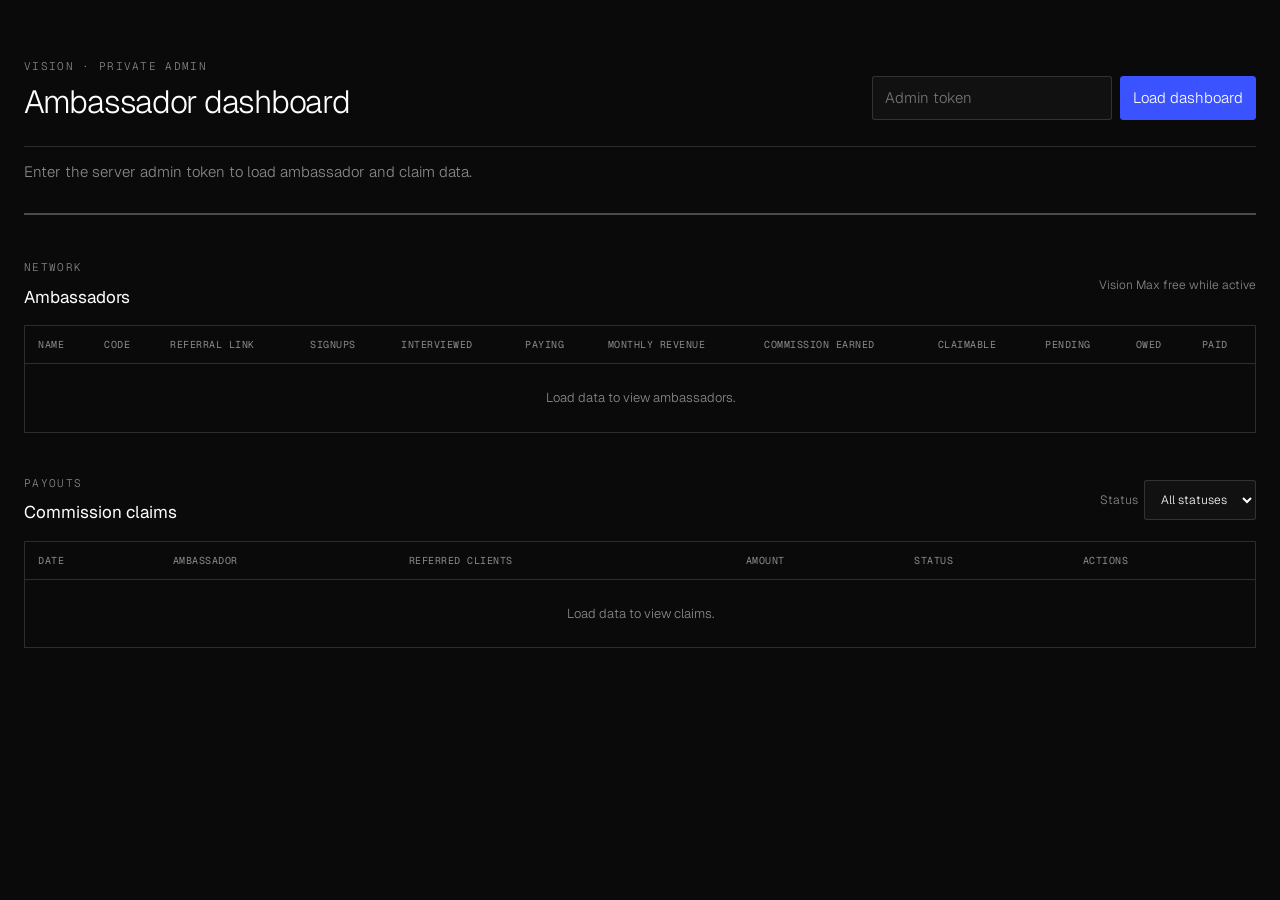
<file: ambassador-admin.html>
<!doctype html>
<html lang="en">
<head>
  <meta charset="utf-8">
  <meta name="viewport" content="width=device-width, initial-scale=1">
  <meta name="robots" content="noindex">
  <meta name="color-scheme" content="dark">
  <title>Vision · Ambassador Admin</title>
  <link rel="preconnect" href="https://fonts.googleapis.com">
  <link rel="preconnect" href="https://fonts.gstatic.com" crossorigin>
  <link href="https://fonts.googleapis.com/css2?family=Geist:wght@300;400&family=Geist+Mono:wght@400&display=swap" rel="stylesheet">
  <style>
    :root { color-scheme: dark; --bg:#0a0a0a; --ink:#ffffff; --soft:#8a8a8a; --dim:#777777; --rule:rgba(255,255,255,.14); --glow:#3b52ff; }
    * { box-sizing: border-box; }
    body { margin:0; background:var(--bg); color:var(--ink); font:300 15px/1.5 Geist, sans-serif; }
    main { width:min(1440px, calc(100% - 48px)); margin:0 auto; padding:58px 0 80px; }
    header { display:flex; justify-content:space-between; align-items:flex-end; gap:24px; padding-bottom:26px; border-bottom:1px solid var(--rule); }
    h1 { margin:0; font-size:32px; line-height:1.15; font-weight:300; letter-spacing:-.04em; }
    h2 { margin:0; font-size:17px; font-weight:400; }
    .eyebrow, .mono, code, .metric-label { font-family:"Geist Mono", monospace; }
    .eyebrow { color:var(--soft); text-transform:uppercase; letter-spacing:.12em; font-size:11px; margin:0 0 9px; }
    .login { display:flex; align-items:center; gap:8px; }
    input, select, button { border:1px solid var(--rule); border-radius:3px; background:#111; color:var(--ink); font:inherit; padding:10px 12px; }
    input { width:240px; }
    button { cursor:pointer; transition:background .15s ease, border-color .15s ease; }
    button:hover { background:#1b1b1b; border-color:rgba(255,255,255,.35); }
    button:disabled { opacity:.45; cursor:wait; }
    .primary { background:var(--glow); border-color:var(--glow); }
    .primary:hover { background:#4b61ff; }
    #message { min-height:24px; margin:14px 0 0; color:var(--soft); }
    #message.error { color:#ff8d8d; }
    .metrics { display:grid; grid-template-columns:repeat(4,minmax(0,1fr)); gap:1px; margin:28px 0 44px; background:var(--rule); border:1px solid var(--rule); }
    .metric { min-height:106px; padding:19px 20px; background:var(--bg); }
    .metric-label { color:var(--soft); font-size:10px; letter-spacing:.08em; text-transform:uppercase; }
    .metric-value { margin-top:12px; font-size:25px; letter-spacing:-.03em; }
    section { margin-top:42px; }
    .section-head { display:flex; justify-content:space-between; align-items:center; gap:16px; margin-bottom:15px; }
    .note { color:var(--soft); font-size:12px; }
    .table-wrap { overflow:auto; border:1px solid var(--rule); }
    table { width:100%; border-collapse:collapse; text-align:left; font-size:13px; }
    th, td { padding:12px 13px; border-bottom:1px solid var(--rule); white-space:nowrap; }
    th { color:var(--soft); font:400 10px "Geist Mono",monospace; letter-spacing:.05em; text-transform:uppercase; }
    tbody tr:last-child td { border-bottom:0; }
    td a { color:#aab5ff; text-decoration:none; }
    td a:hover { text-decoration:underline; }
    .perk { color:#b4bdff; font-size:11px; display:block; margin-top:3px; }
    .status { display:inline-block; border:1px solid var(--rule); border-radius:20px; padding:2px 8px; color:#ddd; font:11px "Geist Mono",monospace; text-transform:capitalize; }
    .actions { display:flex; gap:6px; }
    .actions button { padding:6px 9px; font-size:11px; }
    .empty { color:var(--soft); text-align:center; padding:24px; }
    @media (max-width:800px) { main { width:calc(100% - 28px); padding-top:32px; } header { align-items:flex-start; flex-direction:column; } .metrics { grid-template-columns:repeat(2,minmax(0,1fr)); } .login { width:100%; } input { flex:1; min-width:0; } }
    @media (max-width:460px) { .metrics { grid-template-columns:1fr 1fr; } .metric { padding:14px; } .metric-value { font-size:20px; } }
  </style>
</head>
<body>
  <main>
    <header>
      <div><p class="eyebrow">Vision · Private admin</p><h1>Ambassador dashboard</h1></div>
      <form class="login" id="login-form">
        <input id="admin-token" type="password" autocomplete="current-password" placeholder="Admin token" aria-label="Admin token">
        <button class="primary" type="submit">Load dashboard</button>
      </form>
    </header>
    <p id="message" role="status" aria-live="polite">Enter the server admin token to load ambassador and claim data.</p>
    <div class="metrics" id="metrics" aria-label="Dashboard totals"></div>
    <section>
      <div class="section-head"><div><p class="eyebrow">Network</p><h2>Ambassadors</h2></div><span class="note">Vision Max free while active</span></div>
      <div class="table-wrap"><table><thead><tr>
        <th>Name</th><th>Code</th><th>Referral link</th><th>Signups</th><th>Interviewed</th><th>Paying</th><th>Monthly revenue</th><th>Commission earned</th><th>Claimable</th><th>Pending</th><th>Owed</th><th>Paid</th>
      </tr></thead><tbody id="ambassadors-body"><tr><td class="empty" colspan="12">Load data to view ambassadors.</td></tr></tbody></table></div>
    </section>
    <section>
      <div class="section-head"><div><p class="eyebrow">Payouts</p><h2>Commission claims</h2></div>
        <label class="note" for="claim-filter">Status&nbsp; <select id="claim-filter"><option value="all">All statuses</option><option value="pending">Pending</option><option value="approved">Approved</option><option value="paid">Paid</option><option value="rejected">Rejected</option></select></label>
      </div>
      <div class="table-wrap"><table><thead><tr><th>Date</th><th>Ambassador</th><th>Referred clients</th><th>Amount</th><th>Status</th><th>Actions</th></tr></thead><tbody id="claims-body"><tr><td class="empty" colspan="6">Load data to view claims.</td></tr></tbody></table></div>
    </section>
  </main>
  <script>
    (() => {
      'use strict';
      const TOKEN_KEY = 'vision-amb-admin';
      const apiBase = (new URL(location.href).searchParams.get('api') || location.origin).replace(/\/$/, '');
      const tokenInput = document.getElementById('admin-token');
      const message = document.getElementById('message');
      const metrics = document.getElementById('metrics');
      const ambassadorsBody = document.getElementById('ambassadors-body');
      const claimsBody = document.getElementById('claims-body');
      const filter = document.getElementById('claim-filter');
      const actionEndpoint = { approve:'/approve', paid:'/paid', reject:'/reject' };
      let dashboard = null;
      tokenInput.value = sessionStorage.getItem(TOKEN_KEY) || '';

      function setMessage(text, isError) { message.textContent = text; message.className = isError ? 'error' : ''; }
      function money(value) { return new Intl.NumberFormat('en-US', { style:'currency', currency:'USD', maximumFractionDigits:2 }).format(Number(value) || 0); }
      function date(value) {
        if (!value) return '—';
        const parsed = new Date(value);
        return Number.isNaN(parsed.getTime()) ? String(value) : new Intl.DateTimeFormat('en-US', { dateStyle:'medium' }).format(parsed);
      }
      function node(tag, value, className) {
        const element = document.createElement(tag);
        if (value != null) element.textContent = String(value);
        if (className) element.className = className;
        return element;
      }
      function rowMessage(body, columns, text) {
        const tr = document.createElement('tr'), td = node('td', text, 'empty');
        td.colSpan = columns; tr.append(td); body.replaceChildren(tr);
      }
      async function request(path, options = {}) {
        const response = await fetch(apiBase + path, { ...options, headers: { Authorization: 'Bearer ' + (sessionStorage.getItem(TOKEN_KEY) || ''), ...(options.headers || {}) } });
        let payload = {};
        try { payload = await response.json(); } catch (_) {}
        if (!response.ok) {
          const detail = response.status === 401 ? 'The admin token is incorrect (401).' : response.status === 503 ? 'Admin actions are disabled: ADMIN_TOKEN is not set on the server (503).' : response.status === 409 ? 'This claim has already changed state (409). The dashboard was refreshed.' : `Request failed (${response.status}): ${payload.error || 'unknown_error'}.`;
          const error = new Error(detail); error.status = response.status; throw error;
        }
        return payload;
      }
      function renderMetrics(data) {
        const totals = data.totals || {};
        const cards = [
          ['Ambassadors', data.ambassadors.length], ['Signups', totals.signups], ['Paying', totals.paying], ['Monthly revenue', money(totals.monthlyRevenue)],
          ['Commission earned', money(totals.commissionEarned)], ['Pending', money(totals.pending)], ['Approved / owed', money(totals.owed)], ['Paid', money(totals.paid)]
        ];
        metrics.replaceChildren();
        cards.forEach(([label, value]) => { const card = node('div', null, 'metric'); card.append(node('div', label, 'metric-label'), node('div', value == null ? '—' : value, 'metric-value')); metrics.append(card); });
      }
      function renderAmbassadors(data) {
        ambassadorsBody.replaceChildren();
        if (!data.ambassadors.length) { rowMessage(ambassadorsBody, 12, 'No ambassadors found.'); return; }
        data.ambassadors.forEach((ambassador) => {
          const tr = document.createElement('tr');
          const nameCell = node('td'); nameCell.append(node('span', ambassador.name || '—'), node('span', 'Vision Max free while active', 'perk'));
          const codeCell = node('td'); codeCell.append(node('code', ambassador.code || ''));
          const link = document.createElement('a'); link.href = 'https://arnavjhajharia.github.io/vision-site/?ref=' + encodeURIComponent(ambassador.code || ''); link.textContent = 'Open link'; link.target = '_blank'; link.rel = 'noopener noreferrer';
          const linkCell = node('td'); linkCell.append(link);
          tr.append(nameCell, codeCell, linkCell);
          ['signups', 'interviewed', 'paying'].forEach((key) => tr.append(node('td', ambassador[key] ?? 0)));
          ['monthlyRevenue', 'commissionEarned', 'claimable', 'pending', 'owed', 'paid'].forEach((key) => tr.append(node('td', money(ambassador[key]))));
          ambassadorsBody.append(tr);
        });
      }
      function actionButton(label, action, claim) {
        const button = node('button', label); button.type = 'button';
        button.addEventListener('click', () => changeClaim(claim, action, button)); return button;
      }
      function renderClaims(data) {
        claimsBody.replaceChildren();
        const status = filter.value;
        const claims = data.claims.filter((claim) => status === 'all' || claim.status === status);
        if (!claims.length) { rowMessage(claimsBody, 6, 'No claims match this status.'); return; }
        claims.forEach((claim) => {
          const tr = document.createElement('tr');
          tr.append(node('td', date(claim.createdAt)), node('td', claim.name || claim.code || '—'));
          const people = (claim.items || []).map((item) => item.firstName || 'Someone').join(', ') || '—';
          tr.append(node('td', people), node('td', money(claim.amount)));
          tr.append(node('td', claim.status || 'unknown', 'status'));
          const actions = node('td'), actionGroup = node('div', null, 'actions');
          if (claim.status === 'pending') actionGroup.append(actionButton('Approve', 'approve', claim));
          if (claim.status === 'approved') actionGroup.append(actionButton('Mark paid', 'paid', claim));
          if (claim.status === 'pending' || claim.status === 'approved') actionGroup.append(actionButton('Reject', 'reject', claim));
          if (!actionGroup.childElementCount) actionGroup.textContent = '—';
          actions.append(actionGroup); tr.append(actions); claimsBody.append(tr);
        });
      }
      function render(data) { dashboard = data; renderMetrics(data); renderAmbassadors(data); renderClaims(data); }
      async function load() {
        setMessage('Loading dashboard…', false);
        try { const data = await request('/api/admin'); render(data); setMessage('Dashboard updated.', false); }
        catch (error) { setMessage(error.message, true); if (error.status === 409) { try { render(await request('/api/admin')); } catch (refreshError) { setMessage(refreshError.message, true); } } }
      }
      async function changeClaim(claim, action, button) {
        if ((action === 'paid' || action === 'reject') && !confirm(action === 'paid' ? `Mark this ${money(claim.amount)} claim as paid?` : `Reject this ${money(claim.amount)} claim?`)) return;
        button.disabled = true;
        try {
          await request('/api/admin/claims/' + encodeURIComponent(claim.id) + actionEndpoint[action], { method:'POST', headers:{ 'Content-Type':'application/json' }, body:'{}' });
          await load();
        } catch (error) { setMessage(error.message, true); if (error.status === 409) { try { render(await request('/api/admin')); } catch (refreshError) { setMessage(refreshError.message, true); } } }
        finally { button.disabled = false; }
      }
      document.getElementById('login-form').addEventListener('submit', (event) => {
        event.preventDefault(); sessionStorage.setItem(TOKEN_KEY, tokenInput.value.trim()); load();
      });
      filter.addEventListener('change', () => { if (dashboard) renderClaims(dashboard); });
      if (tokenInput.value) load();
    })();
  </script>
</body>
</html>
</file>
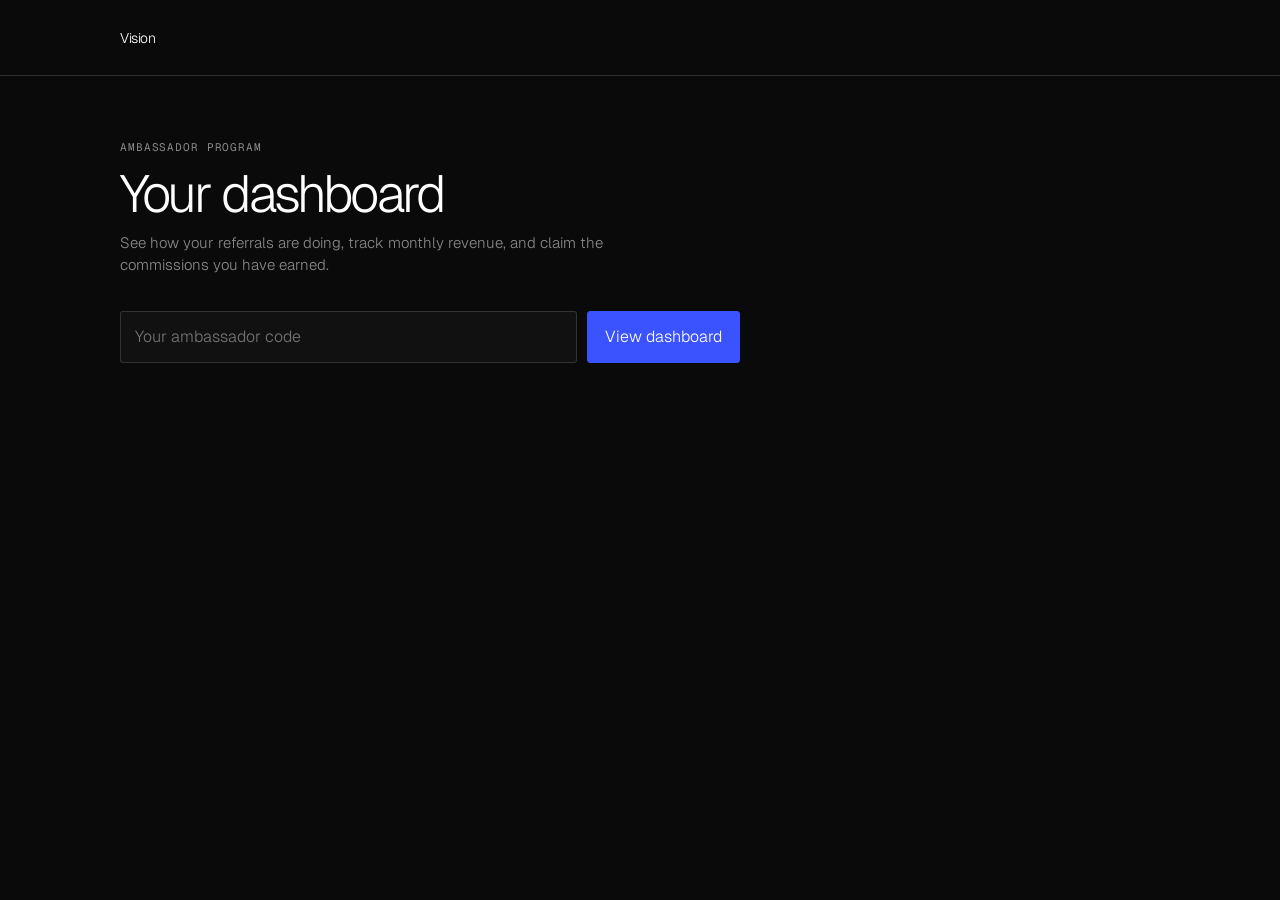
<file: ambassadors.html>
<!doctype html>
<html lang="en">
<head>
  <meta charset="utf-8">
  <meta name="viewport" content="width=device-width, initial-scale=1">
  <meta name="color-scheme" content="dark">
  <title>Ambassador dashboard · Vision</title>
  <link rel="preconnect" href="https://fonts.googleapis.com">
  <link rel="preconnect" href="https://fonts.gstatic.com" crossorigin>
  <link href="https://fonts.googleapis.com/css2?family=Geist:wght@300;400&family=Geist+Mono:wght@400&display=swap" rel="stylesheet">
  <style>
    :root {
      --bg:#0a0a0a;--ink:#ffffff;--soft:#8a8a8a;--dim:#777777;--rule:rgba(255,255,255,.14);--glow:#3b52ff;
      --sans:"Geist",-apple-system,BlinkMacSystemFont,"Segoe UI",sans-serif;
      --mono:"Geist Mono",ui-monospace,Menlo,Consolas,monospace;
      color-scheme:dark;
    }
    * { box-sizing:border-box; }
    body { margin:0; background:var(--bg); color:var(--ink); font-family:var(--sans); font-weight:300; line-height:1.5; }
    a { color:inherit; text-decoration:none; }
    button,input { font:inherit; }
    .wrap { width:min(100% - 40px, 1040px); margin:0 auto; }
    header { height:76px; border-bottom:1px solid var(--rule); display:flex; align-items:center; }
    .brand { font-size:14px; letter-spacing:-.03em; }
    main { padding:64px 0 88px; }
    .eyebrow,.label { color:var(--soft); font:400 11px/1.4 var(--mono); letter-spacing:.08em; text-transform:uppercase; }
    h1 { margin:12px 0 10px; font-size:clamp(34px,6vw,52px); line-height:1.05; font-weight:300; letter-spacing:-.055em; }
    .intro { color:var(--soft); max-width:560px; margin:0; font-size:15px; }
    .lookup { display:flex; gap:10px; margin:34px 0 24px; max-width:620px; }
    input { min-width:0; flex:1; padding:13px 14px; color:var(--ink); background:#111; border:1px solid var(--rule); border-radius:3px; outline:none; }
    input:focus { border-color:var(--glow); }
    button { color:var(--ink); background:var(--glow); border:1px solid var(--glow); border-radius:3px; padding:12px 17px; cursor:pointer; transition:opacity .18s ease,transform .18s ease; }
    button:hover:not(:disabled) { transform:translateY(-1px); }
    button:disabled { cursor:not-allowed; opacity:.45; }
    button.secondary { background:transparent; border-color:var(--rule); }
    .message { min-height:24px; margin:0 0 16px; color:var(--soft); font-size:13px; }
    .message.error { color:#ff8f8f; }
    [hidden] { display:none !important; }
    .dashboard { display:grid; gap:22px; }
    .topline { display:flex; align-items:flex-end; justify-content:space-between; gap:20px; padding:22px 0 18px; border-top:1px solid var(--rule); }
    .ambassador-name { font-size:24px; letter-spacing:-.035em; }
    .code-label { color:var(--soft); font:400 11px var(--mono); margin-top:4px; }
    .referral { display:flex; align-items:center; gap:10px; padding:14px; border:1px solid var(--rule); border-radius:3px; }
    .referral-copy { flex:1; min-width:0; }
    .referral-link { display:block; overflow-wrap:anywhere; margin-top:5px; color:#ddd; font:400 12px/1.5 var(--mono); }
    .referral button { flex:none; padding:9px 12px; font-size:12px; }
    .perk { padding:18px 20px; border:1px solid rgba(59,82,255,.6); background:linear-gradient(115deg,rgba(59,82,255,.15),rgba(59,82,255,.025)); border-radius:3px; }
    .perk strong { display:block; margin:5px 0 2px; font-weight:400; }
    .perk p { margin:0; color:var(--soft); font-size:13px; }
    .stats { display:grid; grid-template-columns:repeat(3,minmax(0,1fr)); border-top:1px solid var(--rule); border-left:1px solid var(--rule); }
    .stat { min-height:100px; padding:17px 18px; border-right:1px solid var(--rule); border-bottom:1px solid var(--rule); }
    .stat-value { display:block; margin-top:13px; font-size:25px; letter-spacing:-.04em; }
    .section-head { display:flex; justify-content:space-between; align-items:center; gap:16px; margin:25px 0 12px; }
    h2 { margin:0; font-size:17px; font-weight:300; letter-spacing:-.02em; }
    .table-wrap { overflow-x:auto; border-top:1px solid var(--rule); }
    table { width:100%; border-collapse:collapse; min-width:620px; text-align:left; }
    th { padding:12px 10px; color:var(--soft); font:400 10px var(--mono); text-transform:uppercase; letter-spacing:.07em; }
    td { padding:14px 10px; border-top:1px solid var(--rule); color:#e7e7e7; font-size:13px; }
    .money,.status { white-space:nowrap; }
    .badge { display:inline-block; padding:4px 7px; border:1px solid var(--rule); border-radius:99px; color:#ddd; font-size:11px; }
    .badge.paying,.badge.paid { border-color:rgba(96,208,144,.4); color:#90e1ae; }
    .badge.pending { border-color:rgba(255,202,97,.4); color:#ffd786; }
    .badge.approved,.badge.interviewed { border-color:rgba(123,144,255,.5); color:#aab7ff; }
    .badge.rejected { color:#ff9a9a; border-color:rgba(255,120,120,.4); }
    .empty { padding:18px 10px; color:var(--soft); font-size:13px; }
    .claims { display:grid; gap:8px; }
    .claim { display:flex; justify-content:space-between; align-items:flex-start; gap:16px; padding:14px; border:1px solid var(--rule); border-radius:3px; }
    .claim-date,.claim-names { color:var(--soft); font-size:12px; }
    .claim-names { margin-top:4px; }
    .claim-right { display:flex; align-items:center; gap:12px; white-space:nowrap; }
    .explainer { color:var(--soft); font-size:12px; margin:14px 0 0; }
    @media (max-width:640px) {
      .wrap { width:min(100% - 28px,1040px); }
      header { height:62px; }
      main { padding:44px 0 64px; }
      .lookup { flex-direction:column; }
      .lookup button { width:100%; }
      .topline { align-items:flex-start; flex-direction:column; }
      .referral { align-items:flex-start; }
      .stats { grid-template-columns:repeat(2,minmax(0,1fr)); }
      .stat { min-height:88px; padding:14px; }
      .stat-value { font-size:22px; }
      .claim { align-items:flex-start; flex-direction:column; }
      .claim-right { width:100%; justify-content:space-between; }
    }
    @media (prefers-reduced-motion:reduce) { *,*::before,*::after { scroll-behavior:auto !important; transition:none !important; } }
  </style>
</head>
<body>
  <header><div class="wrap"><a class="brand" href="index.html">Vision</a></div></header>
  <main class="wrap">
    <div class="eyebrow">Ambassador program</div>
    <h1>Your dashboard</h1>
    <p class="intro">See how your referrals are doing, track monthly revenue, and claim the commissions you have earned.</p>
    <form class="lookup" id="lookup-form">
      <input id="code-input" name="code" type="text" placeholder="Your ambassador code" autocomplete="off" aria-label="Your ambassador code" required>
      <button id="load-button" type="submit">View dashboard</button>
    </form>
    <p class="message" id="message" role="status" aria-live="polite"></p>
    <section class="dashboard" id="dashboard" hidden aria-live="polite">
      <div class="topline">
        <div><div class="eyebrow">Ambassador</div><div class="ambassador-name" id="ambassador-name"></div><div class="code-label" id="ambassador-code"></div></div>
      </div>
      <div class="referral">
        <div class="referral-copy"><div class="label">Your referral link</div><a class="referral-link" id="referral-link" target="_blank" rel="noopener noreferrer"></a></div>
        <button class="secondary" id="copy-button" type="button">Copy</button>
      </div>
      <aside class="perk"><div class="label">Your ambassador perk</div><strong>Vision Max ($100/month) — free while you’re an active ambassador</strong><p>Thanks for helping more people discover Vision.</p></aside>
      <div class="stats" id="stats"></div>
      <section>
        <div class="section-head"><h2>Your referrals</h2><button id="claim-button" type="button" disabled>Claim $0</button></div>
        <div class="table-wrap"><table>
          <thead><tr><th>First name</th><th>Status</th><th>Plan</th><th>Commission</th><th>Claim</th></tr></thead>
          <tbody id="signup-rows"></tbody>
        </table></div>
        <p class="empty" id="signup-empty" hidden>No referrals yet. Your signups will appear here.</p>
        <p class="explainer">You earn one month of what each client you refer actually pays. Free clients earn $0. Each client can be claimed once.</p>
      </section>
      <section>
        <div class="section-head"><h2>Claim history</h2></div>
        <div class="claims" id="claims-list"></div>
        <p class="empty" id="claims-empty" hidden>No claims yet.</p>
      </section>
    </section>
  </main>
  <script>
    (() => {
      const params = new URLSearchParams(window.location.search);
      let apiBase = window.location.origin;
      let apiAllowed = true;
      let apiWarning = '';
      try {
        const apiUrl = new URL(params.get('api') || window.location.origin, window.location.href);
        const localHost = ['localhost', '127.0.0.1', '[::1]'].includes(apiUrl.hostname);
        apiAllowed = ['http:', 'https:'].includes(apiUrl.protocol) && (apiUrl.origin === window.location.origin || localHost);
        if (apiAllowed) apiBase = apiUrl.href.replace(/\/+$/, '');
        else apiWarning = 'Dashboard API must use this site or a local development server.';
      } catch (_) {
        apiAllowed = false;
        apiWarning = 'Dashboard API URL is invalid. Use this site or a local development server.';
      }
      const codeInput = document.getElementById('code-input');
      const form = document.getElementById('lookup-form');
      const loadButton = document.getElementById('load-button');
      const message = document.getElementById('message');
      const dashboard = document.getElementById('dashboard');
      const claimButton = document.getElementById('claim-button');
      let currentCode = '';
      let currentView = null;
      let requestId = 0;

      function readSavedCode() {
        try { return localStorage.getItem('vision-amb-code') || ''; } catch (_) { return ''; }
      }
      function saveCode(code) {
        try { localStorage.setItem('vision-amb-code', code); } catch (_) { /* Storage is optional. */ }
      }
      async function readResponse(response, fallback) {
        try { return await response.json(); } catch (_) { throw new Error(fallback); }
      }

      function money(value) {
        const amount = Number(value) || 0;
        return '$' + amount.toLocaleString(undefined, { minimumFractionDigits: amount % 1 ? 2 : 0, maximumFractionDigits: 2 });
      }
      function date(value) {
        if (!value) return 'Date unavailable';
        const parsed = new Date(value);
        return Number.isNaN(parsed.getTime()) ? String(value) : parsed.toLocaleDateString(undefined, { year: 'numeric', month: 'short', day: 'numeric' });
      }
      function setMessage(text, isError) {
        message.textContent = text || '';
        message.classList.toggle('error', Boolean(isError));
      }
      function badge(text, className) {
        const element = document.createElement('span');
        element.className = 'badge' + (className ? ' ' + className : '');
        element.textContent = text;
        return element;
      }
      function addStat(parent, label, value) {
        const tile = document.createElement('div');
        tile.className = 'stat';
        const title = document.createElement('div');
        title.className = 'label';
        title.textContent = label;
        const amount = document.createElement('span');
        amount.className = 'stat-value';
        amount.textContent = value;
        tile.append(title, amount);
        parent.append(tile);
      }
      function planLabel(signup) {
        if (signup.price == null) return 'Not priced yet';
        if (signup.plan === 'free' || Number(signup.price) === 0) return 'Free';
        if (signup.plan === 'max' || Number(signup.price) === 100) return 'Max · ' + money(signup.price) + '/mo';
        if (signup.plan === 'vision') return 'Vision · ' + money(signup.price) + '/mo';
        return money(signup.price) + '/mo';
      }
      function statusLabel(status) {
        return status === 'paying' ? 'Paying' : status === 'interviewed' ? 'Interviewed' : 'Signed up';
      }
      function render(view) {
        currentView = view;
        document.getElementById('ambassador-name').textContent = view.name || 'Ambassador';
        document.getElementById('ambassador-code').textContent = 'Code · ' + view.code;
        const link = document.getElementById('referral-link');
        link.removeAttribute('href');
        link.removeAttribute('aria-disabled');
        link.textContent = typeof view.link === 'string' ? view.link : '';
        try {
          const safeLink = new URL(view.link);
          if (safeLink.protocol === 'http:' || safeLink.protocol === 'https:') link.href = safeLink.href;
          else link.setAttribute('aria-disabled', 'true');
        } catch (_) {
          link.setAttribute('aria-disabled', 'true');
        }

        const totals = view.totals || {};
        const stats = document.getElementById('stats');
        stats.replaceChildren();
        [
          ['Signups', String(totals.signups || 0)],
          ['Interviewed', String(totals.interviewed || 0)],
          ['Paying', String(totals.paying || 0)],
          ['Monthly client revenue', money(totals.monthlyRevenue)],
          ['Commission earned', money(totals.commissionEarned)],
          ['Claimable now', money(totals.claimable)],
          ['Pending', money(totals.pending)],
          ['Approved', money(totals.approved)],
          ['Paid', money(totals.paid)]
        ].forEach((entry) => addStat(stats, entry[0], entry[1]));
        claimButton.textContent = 'Claim ' + money(totals.claimable);
        claimButton.disabled = !(Number(totals.claimable) > 0);

        const rows = document.getElementById('signup-rows');
        rows.replaceChildren();
        const signups = Array.isArray(view.signups) ? view.signups : [];
        document.getElementById('signup-empty').hidden = signups.length > 0;
        signups.forEach((signup) => {
          const row = document.createElement('tr');
          const name = document.createElement('td'); name.textContent = signup.firstName || 'Someone'; row.append(name);
          const statusCell = document.createElement('td');
          const state = statusLabel(signup.status); statusCell.append(badge(state, signup.status)); row.append(statusCell);
          const plan = document.createElement('td'); plan.textContent = planLabel(signup); row.append(plan);
          const commission = document.createElement('td'); commission.className = 'money'; commission.textContent = money(signup.commission); row.append(commission);
          const claim = document.createElement('td'); claim.className = 'status';
          claim.append(signup.claimStatus ? badge(signup.claimStatus, signup.claimStatus) : document.createTextNode('—')); row.append(claim);
          rows.append(row);
        });

        const claims = Array.isArray(view.claims) ? view.claims : [];
        const claimsList = document.getElementById('claims-list');
        claimsList.replaceChildren();
        document.getElementById('claims-empty').hidden = claims.length > 0;
        claims.forEach((claim) => {
          const card = document.createElement('div'); card.className = 'claim';
          const detail = document.createElement('div');
          const created = document.createElement('div'); created.className = 'claim-date'; created.textContent = date(claim.createdAt); detail.append(created);
          const names = document.createElement('div'); names.className = 'claim-names';
          names.textContent = (claim.items || []).map((item) => item.firstName || 'Someone').join(', ') || 'No referral details'; detail.append(names);
          const right = document.createElement('div'); right.className = 'claim-right';
          const amount = document.createElement('strong'); amount.textContent = money(claim.amount); right.append(amount);
          right.append(badge(claim.status || 'pending', claim.status || 'pending'));
          card.append(detail, right); claimsList.append(card);
        });
        dashboard.hidden = false;
      }
      async function load(code) {
        if (!apiAllowed) { setMessage(apiWarning, true); return false; }
        const requestedCode = code.trim();
        if (!requestedCode) { setMessage('Enter your ambassador code to continue.', true); return false; }
        const thisRequest = ++requestId;
        if (requestedCode !== currentCode) {
          currentCode = '';
          currentView = null;
          dashboard.hidden = true;
        }
        loadButton.disabled = true;
        claimButton.disabled = true;
        setMessage('Loading your dashboard…');
        try {
          const query = new URLSearchParams({ code: requestedCode });
          const response = await fetch(apiBase + '/api/ambassador?' + query.toString(), { headers: { Accept: 'application/json' } });
          const body = await readResponse(response, 'Dashboard could not be loaded. Please try again.');
          if (thisRequest !== requestId) return false;
          if (!response.ok) {
            if (response.status === 404 || body.error === 'unknown_code') throw new Error('We couldn’t find that ambassador code. Check it and try again.');
            throw new Error('Dashboard could not be loaded. Please try again.');
          }
          currentCode = requestedCode;
          saveCode(currentCode);
          render(body);
          setMessage('Dashboard updated.');
          return true;
        } catch (error) {
          if (thisRequest !== requestId) return false;
          if (requestedCode !== currentCode) {
            currentView = null;
            dashboard.hidden = true;
          }
          setMessage(error instanceof TypeError ? 'Could not connect to the dashboard. Check your connection and try again.' : error.message, true);
          return false;
        } finally {
          if (thisRequest === requestId) {
            loadButton.disabled = false;
            claimButton.disabled = !(currentView && Number(currentView.totals && currentView.totals.claimable) > 0);
          }
        }
      }
      form.addEventListener('submit', (event) => { event.preventDefault(); load(codeInput.value); });
      document.getElementById('copy-button').addEventListener('click', async () => {
        if (!currentView || !currentView.link) return;
        try {
          await navigator.clipboard.writeText(currentView.link);
          setMessage('Referral link copied.');
        } catch (_) {
          setMessage('Copy failed. Select and copy the referral link above.', true);
        }
      });
      claimButton.addEventListener('click', async () => {
        if (!currentCode || claimButton.disabled) return;
        const claimCode = currentCode;
        const signupIds = (currentView && Array.isArray(currentView.signups) ? currentView.signups : [])
          .filter((signup) => Number(signup.commission) > 0 && !signup.claimStatus)
          .map((signup) => signup.signupId);
        if (!signupIds.length) return;
        const thisRequest = ++requestId;
        claimButton.disabled = true;
        setMessage('Submitting your claim…');
        try {
          const response = await fetch(apiBase + '/api/ambassador/claims', {
            method: 'POST', headers: { 'Content-Type': 'application/json', Accept: 'application/json' },
            body: JSON.stringify({ code: claimCode, signupIds })
          });
          const body = await readResponse(response, 'Your claim could not be submitted. Please try again.');
          if (thisRequest !== requestId) return;
          if (!response.ok) {
            const errors = { already_claimed: 'These referrals have already been claimed.', nothing_to_claim: 'There is nothing available to claim right now.' };
            throw new Error(errors[body.error] || 'Your claim could not be submitted. Please try again.');
          }
          const refreshed = await load(claimCode);
          if (!refreshed) return;
          setMessage('Claim submitted. It is now pending review.');
        } catch (error) {
          if (thisRequest !== requestId) return;
          setMessage(error instanceof TypeError ? 'Could not connect to the dashboard. Your claim was not confirmed.' : error.message, true);
        } finally {
          if (thisRequest === requestId) claimButton.disabled = !(currentView && Number(currentView.totals && currentView.totals.claimable) > 0);
        }
      });

      let initialCode = params.get('code') || '';
      if (!initialCode) {
        let sameOriginApi = false;
        try { sameOriginApi = new URL(apiBase, window.location.href).origin === window.location.origin; } catch (_) { /* Invalid API URLs fail on submit. */ }
        if (apiAllowed && sameOriginApi) initialCode = readSavedCode();
      }
      codeInput.value = initialCode;
      if (!apiAllowed) setMessage(apiWarning, true);
      if (initialCode) load(initialCode);
    })();
  </script>
</body>
</html>
</file>
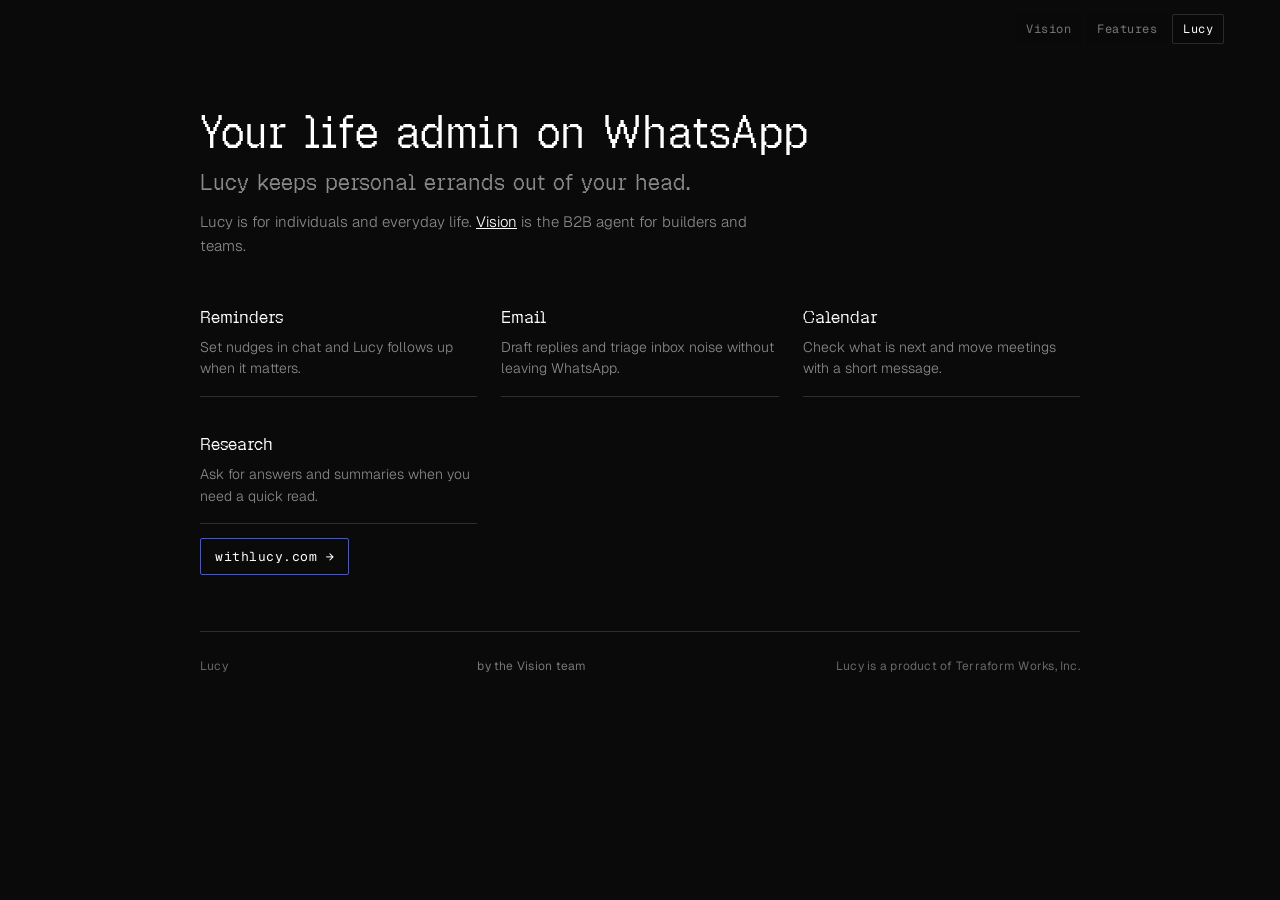
<file: lucy.html>
<!doctype html>
<html lang="en">
<head>
<meta charset="utf-8">
<meta name="viewport" content="width=device-width, initial-scale=1, viewport-fit=cover">
<meta name="theme-color" content="#0a0a0a">
<meta name="description" content="Lucy is a WhatsApp assistant for personal life admin: reminders, email, calendar, and research.">
<title>Lucy</title>
<link rel="stylesheet" href="https://fonts.googleapis.com/css2?family=Geist:wght@300;400&family=Geist+Mono:wght@400&display=swap">
<style>
@font-face{font-family:"Geist Pixel Square";font-weight:500;font-style:normal;font-display:block;src:url([data-uri]) format("woff2")}
:root{
  --bg:#0a0a0a;--ink:#ffffff;--soft:#8a8a8a;--dim:#777777;--rule:rgba(255,255,255,.14);--glow:#3b52ff;
  --pad:clamp(20px,5vw,56px);
  --sans:"Geist",ui-sans-serif,system-ui,-apple-system,"Helvetica Neue",Arial,sans-serif;
  --mono:"Geist Mono",ui-monospace,Menlo,Consolas,monospace;
  --pixel:"Geist Pixel Square","Geist Mono",ui-monospace,monospace;
  --ease:cubic-bezier(.2,.7,.1,1);--t:clamp(18px,1.65vw,22px);--lh:1.65;
  color-scheme:dark}
*{box-sizing:border-box;margin:0;padding:0}
html{background:var(--bg);-webkit-text-size-adjust:100%}
body{background:var(--bg);color:var(--ink);font-family:var(--sans);font-weight:300;-webkit-font-smoothing:antialiased;
  padding-left:max(var(--pad),env(safe-area-inset-left,0px));padding-right:max(var(--pad),env(safe-area-inset-right,0px));padding-block:0}
::selection{background:#fff;color:#000}
html{scrollbar-width:none}html::-webkit-scrollbar{display:none}

.tabs{position:fixed;top:0;right:0;z-index:5;display:flex;gap:4px;padding:max(14px,env(safe-area-inset-top,0px)) max(var(--pad),env(safe-area-inset-right,0px)) 0 0}
.tabs a{font:400 12px var(--mono);letter-spacing:.04em;color:var(--dim);text-decoration:none;padding:6px 10px;border:1px solid transparent;border-radius:2px;background:rgba(10,10,10,.55);-webkit-backdrop-filter:blur(6px);backdrop-filter:blur(6px)}
.tabs a:hover{color:var(--ink)}
.tabs a[aria-current="true"]{color:var(--ink);border-color:var(--rule)}

.feat{position:relative;z-index:1;max-width:880px;margin:0 auto;padding:clamp(72px,12vh,120px) 0 clamp(40px,8vh,80px);scroll-margin-top:0}
.feat h1{font-family:var(--pixel);font-weight:500;font-size:clamp(26px,3.4vw,44px);line-height:1.15}
.feat h2{font-family:var(--pixel);font-weight:500;font-size:17px;line-height:1.35;margin-top:0}
.feat .fhook{margin-top:10px;font-family:var(--pixel);font-weight:500;font-size:clamp(17px,2vw,22px);line-height:1.35;color:var(--soft)}
.feat .fcta{display:inline-block;margin-top:14px;padding:9px 14px;border:1px solid var(--glow);border-radius:2px;font:400 13px var(--mono);letter-spacing:.04em;color:inherit;text-decoration:none}
.feat .fcta:hover,.feat .fcta:focus-visible{background:var(--glow);color:#fff}
.feat .lede{margin-top:12px;color:var(--soft);font-size:15px;max-width:56ch;line-height:1.6}
.feat .lede a{color:var(--ink)}
.caps{margin-top:32px;display:grid;grid-template-columns:repeat(auto-fit,minmax(220px,1fr));gap:20px 24px}
.cap{padding:16px 0;border-bottom:1px solid var(--rule)}
.cap p{margin-top:8px;color:var(--soft);font-size:14px;line-height:1.55}
.feat footer{margin-top:56px}
footer{height:clamp(52px,8vh,68px);display:flex;align-items:center;justify-content:space-between;width:100%;border-top:1px solid var(--rule)}
footer span{font-size:12px;letter-spacing:.02em;font-weight:400;color:rgba(255,255,255,.38)}
footer .r{color:var(--dim)}
</style>
</head>
<body>
<nav class="tabs" aria-label="Sections">
  <a href="index.html">Vision</a>
  <a href="index.html#features">Features</a>
  <a href="lucy.html" aria-current="true">Lucy</a>
</nav>
<section class="feat">
  <h1>Your life admin on WhatsApp</h1>
  <p class="fhook">Lucy keeps personal errands out of your head.</p>
  <p class="lede">Lucy is for individuals and everyday life. <a href="index.html">Vision</a> is the B2B agent for builders and teams.</p>
  <section class="caps" aria-label="Capabilities">
    <article class="cap">
      <h2>Reminders</h2>
      <p>Set nudges in chat and Lucy follows up when it matters.</p>
    </article>
    <article class="cap">
      <h2>Email</h2>
      <p>Draft replies and triage inbox noise without leaving WhatsApp.</p>
    </article>
    <article class="cap">
      <h2>Calendar</h2>
      <p>Check what is next and move meetings with a short message.</p>
    </article>
    <article class="cap">
      <h2>Research</h2>
      <p>Ask for answers and summaries when you need a quick read.</p>
    </article>
  </section>
  <a class="fcta" href="https://withlucy.com" rel="noopener">withlucy.com →</a>
  <footer><span>Lucy</span><span class="r">by the Vision team</span><span>Lucy is a product of Terraform Works, Inc.</span></footer>
</section>
</body>
</html>
</file>
